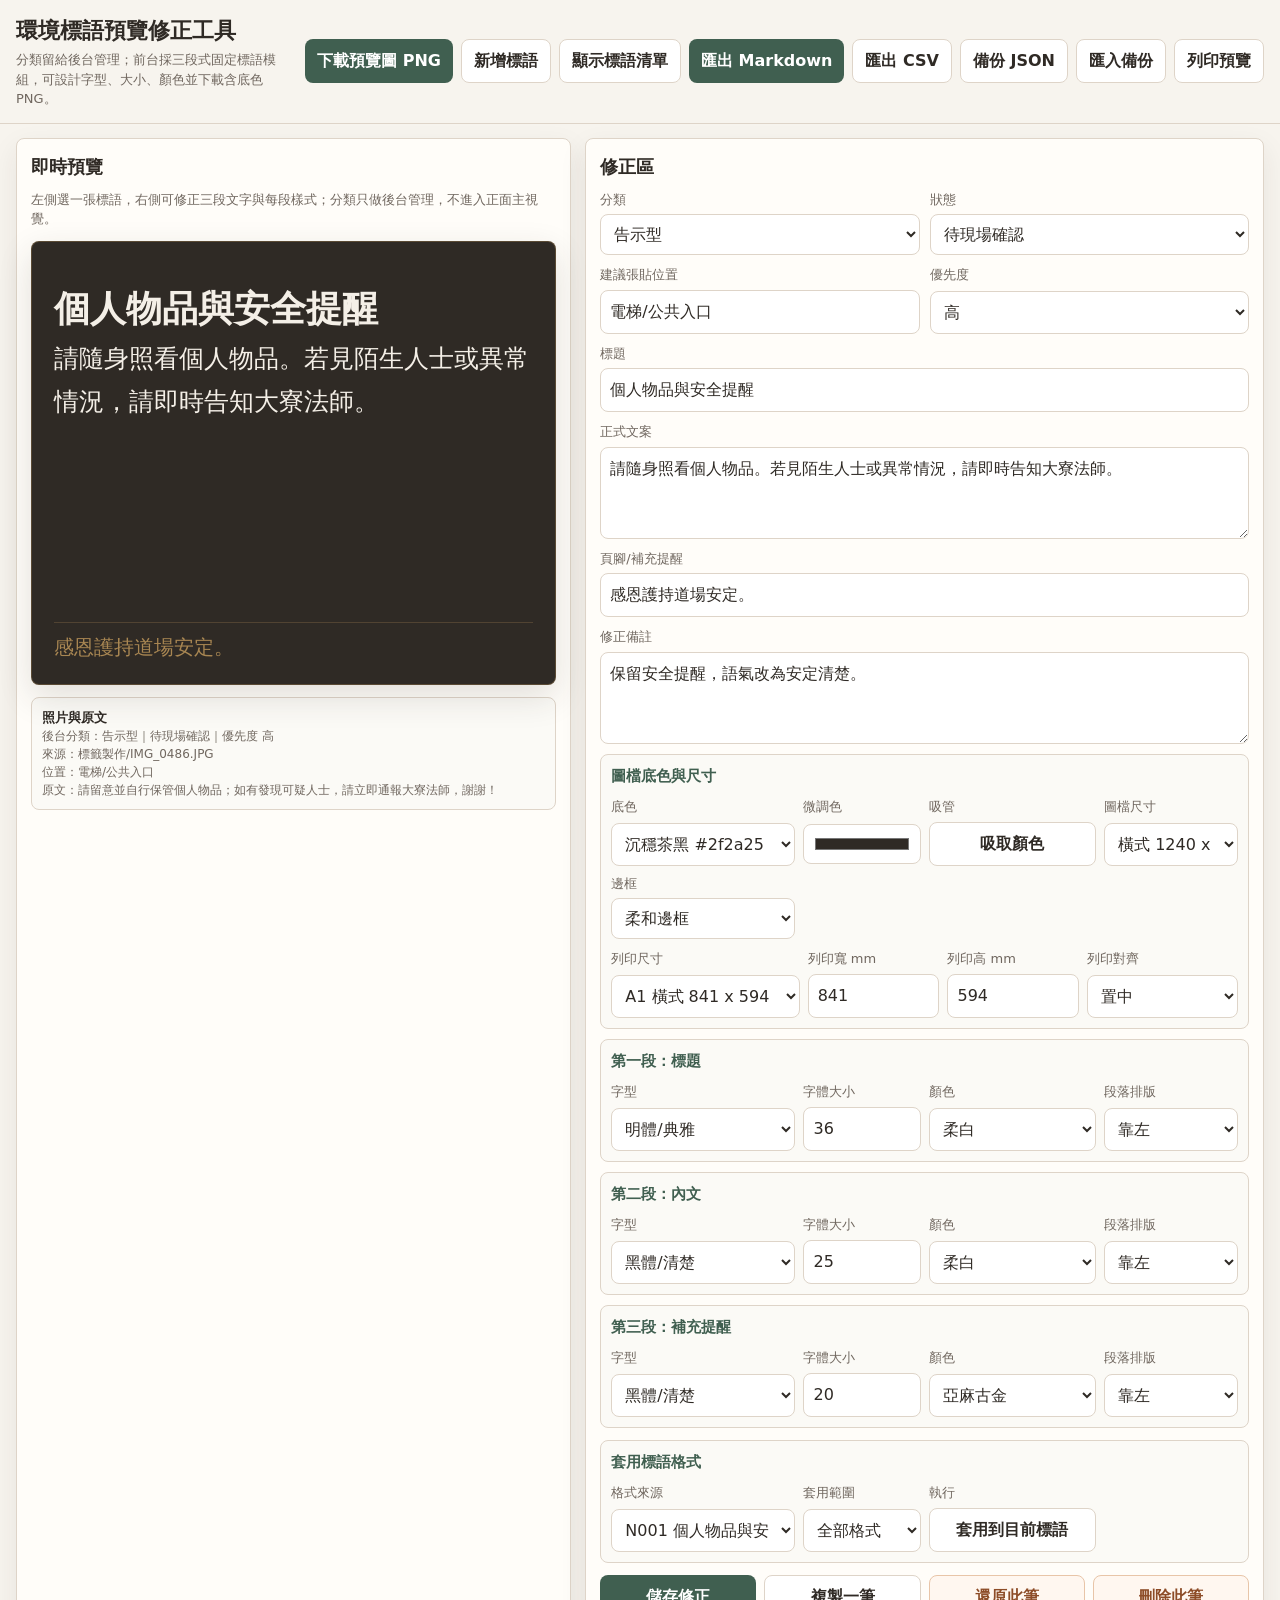
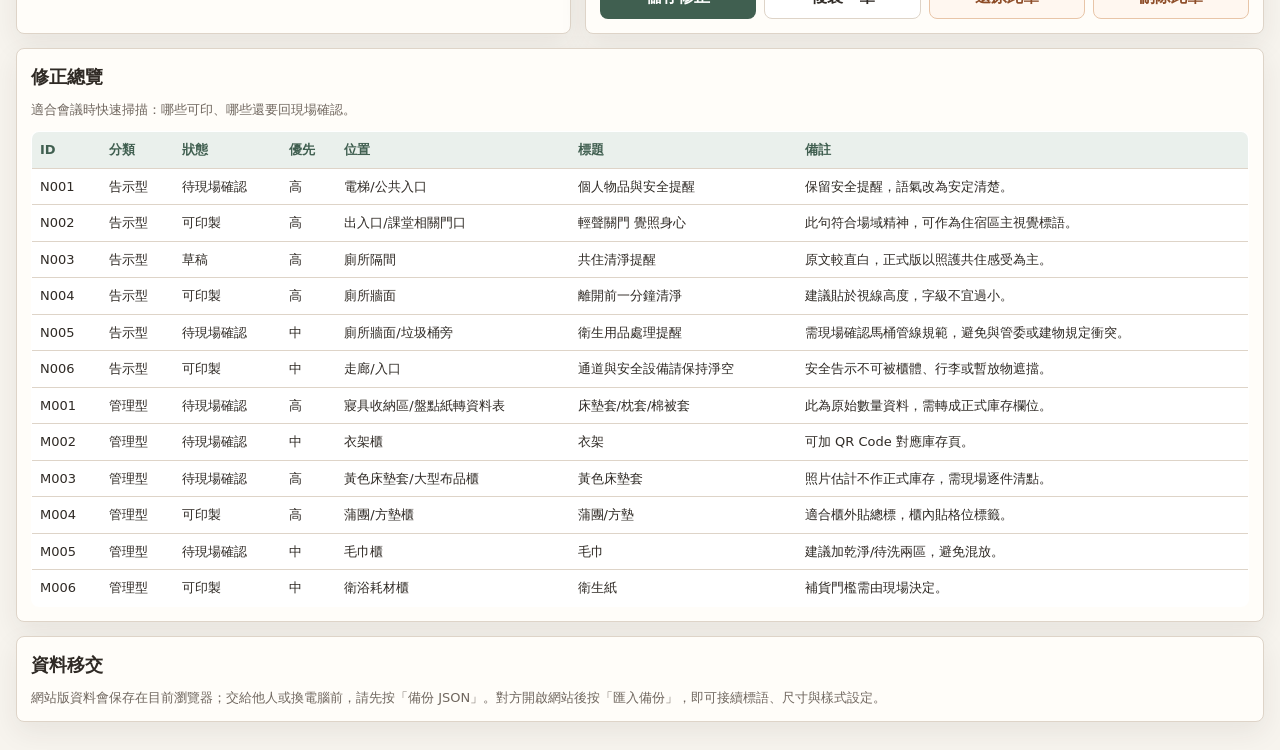
<file: index.html>
<!doctype html>
<html lang="zh-Hant">
<head>
  <meta charset="utf-8">
  <meta name="viewport" content="width=device-width, initial-scale=1">
  <title>環境標語預覽修正工具</title>
  <style>
    :root {
      --paper:#f7f4ee;
      --panel:#fffdf9;
      --ink:#2f2a25;
      --muted:#70675f;
      --line:#ded4c8;
      --green:#405f50;
      --green-soft:#eaf0ec;
      --gold:#a88652;
      --gold-soft:#f6efe3;
      --amber:#b96f3e;
      --gray-soft:#efebe5;
      --shadow:0 10px 28px rgba(47,42,37,.08);
      --radius:8px;
    }
    * { box-sizing:border-box; }
    body {
      margin:0;
      background:var(--paper);
      color:var(--ink);
      font-family:system-ui,-apple-system,"Microsoft JhengHei","Noto Sans TC",sans-serif;
      line-height:1.5;
    }
    header {
      position:sticky;
      top:0;
      z-index:5;
      background:rgba(247,244,238,.96);
      border-bottom:1px solid var(--line);
      backdrop-filter:blur(10px);
    }
    .topbar {
      max-width:1280px;
      margin:0 auto;
      padding:14px 16px;
      display:grid;
      grid-template-columns:1fr auto;
      gap:12px;
      align-items:center;
    }
    h1 { margin:0; font-size:22px; letter-spacing:0; }
    .sub { color:var(--muted); font-size:13px; margin-top:3px; }
    .toolbar { display:flex; gap:8px; flex-wrap:wrap; justify-content:flex-end; }
    button, input, select, textarea { font:inherit; }
    button {
      min-height:40px;
      border:0;
      border-radius:var(--radius);
      padding:9px 12px;
      background:var(--green);
      color:white;
      font-weight:700;
      cursor:pointer;
    }
    button.secondary { background:white; color:var(--ink); border:1px solid var(--line); }
    button.warn { background:#fff7f0; color:#8d4c27; border:1px solid #e8c5a8; }
    button:focus, input:focus, select:focus, textarea:focus {
      outline:2px solid rgba(64,95,80,.24);
      outline-offset:1px;
    }
    main {
      max-width:1280px;
      margin:0 auto;
      padding:14px 16px 28px;
      display:grid;
      grid-template-columns:300px minmax(0,1fr);
      gap:14px;
    }
    body.list-hidden main { grid-template-columns:1fr; }
    body.list-hidden .side { display:none; }
    .panel {
      background:var(--panel);
      border:1px solid var(--line);
      border-radius:var(--radius);
      box-shadow:var(--shadow);
    }
    .side { align-self:start; position:sticky; top:84px; max-height:calc(100vh - 100px); overflow:hidden; display:flex; flex-direction:column; }
    .controls { padding:12px; border-bottom:1px solid var(--line); display:grid; gap:8px; }
    .stats { display:grid; grid-template-columns:repeat(4,1fr); gap:6px; }
    .stat { background:#fbfaf6; border:1px solid var(--line); border-radius:var(--radius); padding:7px; }
    .stat span { display:block; color:var(--muted); font-size:11px; }
    .stat strong { color:var(--green); font-size:18px; }
    .seg { display:grid; grid-template-columns:repeat(3,1fr); gap:6px; }
    .seg button { min-height:36px; padding:7px; background:white; color:var(--ink); border:1px solid var(--line); }
    .seg button.active { background:var(--green); color:white; border-color:var(--green); }
    .search-grid { display:grid; grid-template-columns:1fr 120px; gap:8px; }
    input, select, textarea {
      width:100%;
      border:1px solid var(--line);
      border-radius:var(--radius);
      background:white;
      color:var(--ink);
      padding:9px;
      min-height:40px;
    }
    textarea { min-height:92px; resize:vertical; }
    .list { overflow:auto; padding:8px; }
    .item {
      width:100%;
      text-align:left;
      background:white;
      color:var(--ink);
      border:1px solid var(--line);
      border-radius:var(--radius);
      padding:10px;
      margin-bottom:8px;
      display:grid;
      gap:5px;
    }
    .item.active { border-color:var(--green); box-shadow:0 0 0 2px rgba(64,95,80,.12); }
    .item-title { display:flex; justify-content:space-between; gap:8px; align-items:flex-start; }
    .item strong { font-size:15px; }
    .badge {
      flex:0 0 auto;
      font-size:12px;
      border-radius:999px;
      padding:2px 8px;
      border:1px solid transparent;
      font-weight:700;
    }
    .badge.notice { background:var(--green-soft); color:var(--green); border-color:#cddad2; }
    .badge.manage { background:var(--gold-soft); color:#76562b; border-color:#e3d0ac; }
    .badge.review { background:#fff3e9; color:#915227; border-color:#e9c7ad; }
    .meta { color:var(--muted); font-size:12px; }
    .workspace { display:grid; gap:14px; }
    .preview-area {
      display:grid;
      grid-template-columns:minmax(280px, .9fr) minmax(320px, 1.1fr);
      gap:14px;
    }
    .preview-wrap, .editor { padding:14px; }
    h2 { margin:0 0 10px; font-size:18px; }
    .hint { color:var(--muted); font-size:13px; margin-bottom:12px; }
    .sign {
      position:relative;
      overflow:hidden;
      border-radius:var(--radius);
      min-height:260px;
      display:grid;
      grid-template-rows:17fr 70fr 10fr;
      gap:clamp(5px, 1%, 12px);
      padding:22px;
      border:1px solid rgba(255,255,255,.1);
      box-shadow:0 12px 34px rgba(47,42,37,.14);
    }
    .sign-head {
      position:relative;
      z-index:1;
      min-height:0;
      display:flex;
      align-items:end;
    }
    .sign-main {
      position:relative;
      z-index:1;
      min-height:0;
      display:flex;
      align-items:center;
      justify-content:var(--body-justify, flex-start);
    }
    .print-row { grid-column:1/-1; display:grid; grid-template-columns:1fr .7fr .7fr .8fr; gap:8px; }
    .sign.notice {
      background:#2f2a25;
      color:#f4efe7;
    }
    .sign.manage {
      background:#fffdf9;
      color:var(--ink);
      border:2px solid var(--green);
    }
    .sign.review {
      background:#fff7ef;
      color:var(--ink);
      border:2px solid #c48657;
    }
    .sign-kicker {
      display:none;
      color:var(--gold);
      font-weight:800;
      font-size:13px;
      letter-spacing:0;
      margin-bottom:8px;
    }
    .sign.manage .sign-kicker { color:var(--green); }
    .sign.review .sign-kicker { color:#9a5428; }
    .sign h3 {
      margin:0;
      width:100%;
      font-size:var(--title-size, 26px);
      line-height:1.25;
      letter-spacing:0;
      color:var(--title-color, inherit);
      font-family:var(--title-font, "Noto Serif TC","PMingLiU",serif);
      text-align:var(--title-align, left);
      text-align-last:var(--title-last-align, auto);
    }
    .sign-body {
      width:100%;
      display:block;
      white-space:pre-wrap;
      font-size:var(--body-size, 17px);
      line-height:1.75;
      color:var(--body-color, inherit);
      font-family:var(--body-font, system-ui,-apple-system,"Microsoft JhengHei","Noto Sans TC",sans-serif);
      text-align:var(--body-align, left);
      text-align-last:var(--body-last-align, auto);
    }
    .sign-foot {
      position:relative;
      z-index:1;
      width:100%;
      min-height:0;
      display:flex;
      align-items:var(--footer-valign, flex-start);
      justify-content:var(--footer-justify, flex-start);
      margin-top:0;
      padding-top:clamp(10px, 2%, 18px);
      border-top:1px solid rgba(168,134,82,.28);
      color:var(--footer-color, #c8b69b);
      font-size:var(--footer-size, 13px);
      line-height:1.45;
      font-family:var(--footer-font, system-ui,-apple-system,"Microsoft JhengHei","Noto Sans TC",sans-serif);
      text-align:var(--footer-align, left);
      text-align-last:var(--footer-last-align, auto);
    }
    .sign-text {
      display:block;
      width:100%;
      max-width:100%;
    }
    .sign-main .sign-text, .sign-foot .sign-text {
      text-align:inherit;
      white-space:pre-wrap;
    }
    .sign-elements {
      position:absolute;
      inset:0;
      z-index:0;
      pointer-events:none;
    }
    .design-element {
      position:absolute;
      transform:translate(-50%, -50%);
      pointer-events:auto;
      cursor:move;
      user-select:none;
    }
    .design-element.selected { outline:2px solid rgba(168,134,82,.75); outline-offset:3px; }
    .design-element.line { height:1px; background:currentColor; opacity:.45; }
    .design-element.image img { display:block; width:100%; height:100%; object-fit:contain; pointer-events:none; }
    .sign.manage .sign-foot, .sign.review .sign-foot { color:var(--muted); border-top-color:var(--line); }
    .source-box {
      margin-top:12px;
      background:#fbfaf6;
      border:1px solid var(--line);
      border-radius:var(--radius);
      padding:10px;
      font-size:13px;
    }
    .form-grid { display:grid; grid-template-columns:1fr 1fr; gap:10px; }
    .design-block {
      grid-column:1/-1;
      background:#fbfaf6;
      border:1px solid var(--line);
      border-radius:var(--radius);
      padding:10px;
      display:grid;
      gap:10px;
    }
    .design-block h3 {
      margin:0;
      color:var(--green);
      font-size:15px;
    }
    .design-row { display:grid; grid-template-columns:1.1fr .7fr 1fr .8fr; gap:8px; }
    .field { display:grid; gap:5px; }
    label { color:var(--muted); font-size:13px; }
    .full { grid-column:1/-1; }
    .actions { display:grid; grid-template-columns:repeat(4,1fr); gap:8px; margin-top:12px; }
    .element-actions { grid-column:1/-1; display:grid; grid-template-columns:repeat(2,1fr); gap:8px; }
    .handoff-note { color:var(--muted); font-size:13px; }
    .table-panel { padding:14px; }
    table { width:100%; border-collapse:collapse; background:white; border:1px solid var(--line); border-radius:var(--radius); overflow:hidden; }
    th, td { border-bottom:1px solid var(--line); padding:8px; text-align:left; vertical-align:top; font-size:13px; }
    th { background:var(--green-soft); color:var(--green); }
    tr:last-child td { border-bottom:0; }
    .print-sheet { display:grid; grid-template-columns:repeat(auto-fit,minmax(280px,1fr)); gap:12px; }
    .mini-label {
      border:1px solid var(--line);
      border-radius:var(--radius);
      padding:14px;
      min-height:130px;
      background:white;
      page-break-inside:avoid;
    }
    .mini-label.notice { background:#2f2a25; color:#f4efe7; }
    .mini-label.manage { border:2px solid var(--green); }
    .mini-label h3 { margin:0 0 8px; font-size:19px; }
    .mini-label p { margin:0; white-space:pre-wrap; }
    .hide { display:none; }
    @media (max-width:980px) {
      main { grid-template-columns:1fr; }
      .side { position:static; max-height:none; }
      .preview-area { grid-template-columns:1fr; }
      .topbar { grid-template-columns:1fr; }
      .toolbar { justify-content:flex-start; }
    }
    @media (max-width:620px) {
      .stats, .seg, .search-grid, .form-grid, .actions, .design-row, .print-row { grid-template-columns:1fr; }
      .sign h3 { font-size:22px; }
      .sign-body { font-size:16px; }
    }
    @page {
      size:A4 portrait;
      margin:10mm;
    }
    @media print {
      * {
        -webkit-print-color-adjust:exact;
        print-color-adjust:exact;
      }
      header, .side, .editor, .table-panel, .hint, .source-box, .toolbar, .preview-wrap > h2 { display:none !important; }
      body { background:white; }
      main { display:block; padding:0; max-width:none; }
      .panel { box-shadow:none; border:0; }
      .preview-area { display:block; }
      .preview-wrap { padding:0; width:100%; display:flex; justify-content:var(--print-justify, center); }
      .sign {
        box-shadow:none;
        width:var(--print-width, 180mm) !important;
        height:var(--print-height, auto) !important;
        min-height:0 !important;
        margin:0 auto !important;
        page-break-inside:avoid;
      }
    }
  </style>
</head>
<body class="list-hidden">
  <header>
    <div class="topbar">
      <div>
        <h1>環境標語預覽修正工具</h1>
        <div class="sub">分類留給後台管理；前台採三段式固定標語模組，可設計字型、大小、顏色並下載含底色 PNG。</div>
      </div>
      <div class="toolbar">
        <button id="exportPng" type="button">下載預覽圖 PNG</button>
        <button id="newItem" class="secondary" type="button">新增標語</button>
        <button id="toggleList" class="secondary" type="button">標語清單</button>
        <button id="exportMarkdown" type="button">匯出 Markdown</button>
        <button id="exportCsv" class="secondary" type="button">匯出 CSV</button>
        <button id="backupJson" class="secondary" type="button">備份 JSON</button>
        <button id="restoreJson" class="secondary" type="button">匯入備份</button>
        <button id="printPage" class="secondary" type="button">列印預覽</button>
        <input id="restoreJsonInput" class="hide" type="file" accept="application/json,.json">
      </div>
    </div>
  </header>

  <main>
    <aside class="panel side">
      <div class="controls">
        <div class="stats">
          <div class="stat"><span>總數</span><strong id="totalCount">0</strong></div>
          <div class="stat"><span>告示</span><strong id="noticeCount">0</strong></div>
          <div class="stat"><span>管理</span><strong id="manageCount">0</strong></div>
          <div class="stat"><span>待修</span><strong id="reviewCount">0</strong></div>
        </div>
        <div class="seg">
          <button id="filterAll" class="active" type="button" data-filter="全部">全部</button>
          <button id="filterNotice" type="button" data-filter="告示型">告示型</button>
          <button id="filterManage" type="button" data-filter="管理型">管理型</button>
        </div>
        <div class="search-grid">
          <input id="searchBox" placeholder="搜尋照片、原文、標題">
          <select id="statusFilter">
            <option value="全部">全部狀態</option>
            <option value="草稿">草稿</option>
            <option value="待現場確認">待現場確認</option>
            <option value="可印製">可印製</option>
            <option value="先暫緩">先暫緩</option>
          </select>
        </div>
      </div>
      <div id="itemList" class="list"></div>
    </aside>

    <section class="workspace">
      <div class="preview-area">
        <section class="panel preview-wrap">
          <h2>即時預覽</h2>
          <div class="hint">左側選一張標語，右側可修正三段文字與每段樣式；分類只做後台管理，不進入正面主視覺。</div>
          <article id="signPreview" class="sign notice">
            <div id="previewElements" class="sign-elements"></div>
            <div class="sign-head">
              <div id="previewKicker" class="sign-kicker">告示型</div>
              <h3 id="previewTitle"></h3>
            </div>
            <div class="sign-body sign-main"><div id="previewBody" class="sign-text"></div></div>
            <div class="sign-foot"><div id="previewFooter" class="sign-text"></div></div>
          </article>
          <div class="source-box">
            <strong>照片與原文</strong>
            <div id="sourceText" class="meta"></div>
          </div>
        </section>

        <section class="panel editor">
          <h2>修正區</h2>
          <div class="form-grid">
            <div class="field">
              <label>分類</label>
              <select id="typeInput">
                <option>告示型</option>
                <option>管理型</option>
                <option>待確認</option>
              </select>
            </div>
            <div class="field">
              <label>狀態</label>
              <select id="statusInput">
                <option>草稿</option>
                <option>待現場確認</option>
                <option>可印製</option>
                <option>先暫緩</option>
              </select>
            </div>
            <div class="field">
              <label>建議張貼位置</label>
              <input id="locationInput" placeholder="例：廁所牆面、櫃外、入口">
            </div>
            <div class="field">
              <label>優先度</label>
              <select id="priorityInput">
                <option>高</option>
                <option>中</option>
                <option>低</option>
              </select>
            </div>
            <div class="field full">
              <label>標題</label>
              <input id="titleInput" placeholder="標語標題">
            </div>
            <div class="field full">
              <label>正式文案</label>
              <textarea id="bodyInput" placeholder="輸入正式文案"></textarea>
            </div>
            <div class="field full">
              <label>頁腳/補充提醒</label>
              <input id="footerInput" placeholder="例：感恩護持清淨道場">
            </div>
            <div class="field full">
              <label>修正備註</label>
              <textarea id="noteInput" placeholder="現場待確認事項、是否要調整語氣、印製尺寸等"></textarea>
            </div>
            <div class="design-block">
              <h3>圖檔底色與尺寸</h3>
              <div class="design-row">
                <div class="field">
                  <label>底色</label>
                  <select id="bgInput"></select>
                </div>
                <div class="field">
                  <label>微調色</label>
                  <input id="bgCustomInput" type="color">
                </div>
                <div class="field">
                  <label>吸管</label>
                  <button id="bgEyedropper" class="secondary" type="button">吸取顏色</button>
                </div>
                <div class="field">
                  <label>圖檔尺寸</label>
                  <select id="sizeInput">
                    <option value="1240x860">橫式 1240 x 860</option>
                    <option value="1080x1080">方形 1080 x 1080</option>
                    <option value="860x1240">直式 860 x 1240</option>
                    <option value="3508x2480">A4 橫式 297 x 210 mm / 300dpi</option>
                    <option value="2480x3508">A4 直式 210 x 297 mm / 300dpi</option>
                    <option value="1748x1181">明信片橫式 148 x 100 mm / 300dpi</option>
                    <option value="1181x1748">明信片直式 100 x 148 mm / 300dpi</option>
                    <option value="2480x1748">A5 橫式 210 x 148 mm / 300dpi</option>
                    <option value="1748x2480">A5 直式 148 x 210 mm / 300dpi</option>
                    <option value="3035x2150">B5 橫式 257 x 182 mm / 300dpi</option>
                    <option value="2150x3035">B5 直式 182 x 257 mm / 300dpi</option>
                    <option value="1748x1240">A6 橫式 148 x 105 mm / 300dpi</option>
                    <option value="1240x1748">A6 直式 105 x 148 mm / 300dpi</option>
                  </select>
                </div>
                <div class="field">
                  <label>邊框</label>
                  <select id="borderInput">
                    <option value="soft">柔和邊框</option>
                    <option value="gold">古金邊框</option>
                    <option value="green">茶綠邊框</option>
                    <option value="none">無邊框</option>
                  </select>
                </div>
              </div>
              <div class="print-row">
                <div class="field">
                  <label>列印尺寸</label>
                  <select id="printPresetInput">
                    <option value="841x594">A1 橫式 841 x 594 mm</option>
                    <option value="594x841">A1 直式 594 x 841 mm</option>
                    <option value="515x364">B3 橫式 515 x 364 mm</option>
                    <option value="364x515">B3 直式 364 x 515 mm</option>
                    <option value="364x257">B4 橫式 364 x 257 mm</option>
                    <option value="257x364">B4 直式 257 x 364 mm</option>
                    <option value="210x148">A5 橫式 210 x 148 mm</option>
                    <option value="148x210">A5 直式 148 x 210 mm</option>
                    <option value="257x182">B5 橫式 257 x 182 mm</option>
                    <option value="182x257">B5 直式 182 x 257 mm</option>
                    <option value="297x210">A4 橫式 297 x 210 mm</option>
                    <option value="210x297">A4 直式 210 x 297 mm</option>
                    <option value="148x100">明信片橫式 148 x 100 mm</option>
                    <option value="100x148">明信片直式 100 x 148 mm</option>
                    <option value="148x105">A6 橫式 148 x 105 mm</option>
                    <option value="105x148">A6 直式 105 x 148 mm</option>
                    <option value="120x80">標籤 120 x 80 mm</option>
                    <option value="90x60">小標籤 90 x 60 mm</option>
                    <option value="custom">自訂</option>
                  </select>
                </div>
                <div class="field">
                  <label>列印寬 mm</label>
                  <input id="printWidthInput" type="number" min="30" max="1000" step="1">
                </div>
                <div class="field">
                  <label>列印高 mm</label>
                  <input id="printHeightInput" type="number" min="20" max="1000" step="1">
                </div>
                <div class="field">
                  <label>列印對齊</label>
                  <select id="printAlignInput">
                    <option value="center">置中</option>
                    <option value="left">靠左</option>
                    <option value="right">靠右</option>
                  </select>
                </div>
              </div>
            </div>
            <div class="design-block">
              <h3>第一段：標題</h3>
              <div class="design-row">
                <div class="field">
                  <label>字型</label>
                  <select id="titleFontInput"></select>
                </div>
                <div class="field">
                  <label>字體大小</label>
                  <input id="titleSizeInput" type="number" min="18" max="96" step="1">
                </div>
                <div class="field">
                  <label>顏色</label>
                  <select id="titleColorInput"></select>
                </div>
                <div class="field">
                  <label>段落排版</label>
                  <select id="titleAlignInput">
                    <option value="left">靠左</option>
                    <option value="center">置中</option>
                    <option value="right">靠右</option>
                    <option value="justify">分散</option>
                  </select>
                </div>
              </div>
            </div>
            <div class="design-block">
              <h3>第二段：內文</h3>
              <div class="design-row">
                <div class="field">
                  <label>字型</label>
                  <select id="bodyFontInput"></select>
                </div>
                <div class="field">
                  <label>字體大小</label>
                  <input id="bodySizeInput" type="number" min="14" max="64" step="1">
                </div>
                <div class="field">
                  <label>顏色</label>
                  <select id="bodyColorInput"></select>
                </div>
                <div class="field">
                  <label>段落排版</label>
                  <select id="bodyAlignInput">
                    <option value="left">靠左</option>
                    <option value="center">置中</option>
                    <option value="right">靠右</option>
                    <option value="justify">分散</option>
                  </select>
                </div>
              </div>
            </div>
            <div class="design-block">
              <h3>第三段：補充提醒</h3>
              <div class="design-row">
                <div class="field">
                  <label>字型</label>
                  <select id="footerFontInput"></select>
                </div>
                <div class="field">
                  <label>字體大小</label>
                  <input id="footerSizeInput" type="number" min="12" max="48" step="1">
                </div>
                <div class="field">
                  <label>顏色</label>
                  <select id="footerColorInput"></select>
                </div>
                <div class="field">
                  <label>段落排版</label>
                  <select id="footerAlignInput">
                    <option value="left">靠左</option>
                    <option value="center">置中</option>
                    <option value="right">靠右</option>
                    <option value="justify">分散</option>
                  </select>
                </div>
              </div>
            </div>
            <div class="design-block hide">
              <h3>扁平裝飾元素</h3>
              <div class="element-actions">
                <button id="addLineElement" class="secondary" type="button">加入淡線</button>
                <button id="importElement" class="secondary" type="button">匯入圖檔</button>
              </div>
              <input id="importElementInput" class="hide" type="file" accept="image/*">
              <div class="design-row">
                <div class="field">
                  <label>元素大小</label>
                  <input id="elementSizeInput" type="number" min="20" max="600" step="5">
                </div>
                <div class="field">
                  <label>元素顏色</label>
                  <select id="elementColorInput"></select>
                </div>
                <div class="field">
                  <label>透明度</label>
                  <input id="elementOpacityInput" type="number" min="0.1" max="1" step="0.05">
                </div>
                <div class="field">
                  <label>刪除目前元素</label>
                  <button id="removeElement" class="warn" type="button">刪除</button>
                </div>
              </div>
              <div class="handoff-note">元素以低調輔助為主，可在預覽圖上拖移；需要特定圖樣時，請匯入 PNG/JPG。</div>
            </div>
          </div>
          <div class="design-block" style="margin-top:12px">
            <h3>套用標語格式</h3>
            <div class="design-row">
              <div class="field">
                <label>格式來源</label>
                <select id="formatSourceInput"></select>
              </div>
              <div class="field">
                <label>套用範圍</label>
                <select id="formatScopeInput">
                  <option value="all">全部格式</option>
                  <option value="text">三段文字樣式</option>
                  <option value="surface">底色、尺寸與邊框</option>
                  <option value="print">列印尺寸</option>
                </select>
              </div>
              <div class="field">
                <label>執行</label>
                <button id="applyFormat" class="secondary" type="button">套用到目前標語</button>
              </div>
            </div>
          </div>
          <div class="actions">
            <button id="saveItem" type="button">儲存修正</button>
            <button id="duplicateItem" class="secondary" type="button">複製一筆</button>
            <button id="resetItem" class="warn" type="button">還原此筆</button>
            <button id="deleteItem" class="warn" type="button">刪除此筆</button>
          </div>
        </section>
      </div>

      <section class="panel table-panel">
        <h2>修正總覽</h2>
        <div class="hint">適合會議時快速掃描：哪些可印、哪些還要回現場確認。</div>
        <div style="overflow:auto">
          <table id="summaryTable"></table>
        </div>
      </section>
      <section class="panel table-panel">
        <h2>資料移交</h2>
        <div class="handoff-note">網站版資料會保存在目前瀏覽器；交給他人或換電腦前，請先按「備份 JSON」。對方開啟網站後按「匯入備份」，即可接續標語、尺寸與樣式設定。</div>
      </section>
    </section>
  </main>

  <script>
    const defaults = [
      {
        id:"N001",
        type:"告示型",
        status:"待現場確認",
        priority:"高",
        source:"標籤製作/IMG_0486.JPG",
        sourceText:"請留意並自行保管個人物品；如有發現可疑人士，請立即通報大寮法師，謝謝！",
        location:"電梯/公共入口",
        title:"個人物品與安全提醒",
        body:"請隨身照看個人物品。若見陌生人士或異常情況，請即時告知大寮法師。",
        footer:"感恩護持道場安定。",
        note:"保留安全提醒，語氣改為安定清楚。"
      },
      {
        id:"N002",
        type:"告示型",
        status:"可印製",
        priority:"高",
        source:"標籤製作/IMG_0487.JPG",
        sourceText:"輕聲關門、覺照身心、課堂時段、進出。",
        location:"出入口/課堂相關門口",
        title:"輕聲關門 覺照身心",
        body:"進出請放輕腳步、輕聲關門。安靜，是給自己與他人的一份照顧。",
        footer:"共同護持清淨學修環境。",
        note:"此句符合場域精神，可作為住宿區主視覺標語。"
      },
      {
        id:"N003",
        type:"告示型",
        status:"草稿",
        priority:"高",
        source:"標籤製作/IMG_0488.JPG",
        sourceText:"禁止硬便；便臭不與他人分享，請至樓下。",
        location:"廁所隔間",
        title:"共住清淨提醒",
        body:"如身體不適或可能產生較重氣味，請優先使用指定廁間或樓下空間。",
        footer:"感恩體諒共住者。",
        note:"原文較直白，正式版以照護共住感受為主。"
      },
      {
        id:"N004",
        type:"告示型",
        status:"可印製",
        priority:"高",
        source:"標籤製作/IMG_0489.JPG; IMG_0490.JPG",
        sourceText:"使用完廁所請留意地上、馬桶蓋有無經血、尿液；大號或經期，請您臨走前檢查是否留下痕跡。",
        location:"廁所牆面",
        title:"離開前一分鐘清淨",
        body:"使用後請檢查地面、馬桶座與周邊是否清潔；若有痕跡，請即時整理。",
        footer:"方便他人，就是培福。",
        note:"建議貼於視線高度，字級不宜過小。"
      },
      {
        id:"N005",
        type:"告示型",
        status:"待現場確認",
        priority:"中",
        source:"標籤製作/IMG_0489.JPG; IMG_0490.JPG",
        sourceText:"衛生棉請捲起包好再丟垃圾桶；請將使用過的衛生紙丟入垃圾桶，但沾有經血或糞便之衛生紙請直接丟入馬桶內沖走。",
        location:"廁所牆面/垃圾桶旁",
        title:"衛生用品處理提醒",
        body:"使用後請包妥再投入垃圾桶。一般衛生紙請投入垃圾桶；沾有污物者請依現場規範處理，避免異味與阻塞。",
        footer:"保持廁間清潔，讓下一位安心使用。",
        note:"需現場確認馬桶管線規範，避免與管委或建物規定衝突。"
      },
      {
        id:"N006",
        type:"告示型",
        status:"可印製",
        priority:"中",
        source:"02_公共走廊與房間環境/IMG_0438.JPG; IMG_0439.JPG; IMG_0447.JPG",
        sourceText:"緊急出口、消防設備相關標示。",
        location:"走廊/入口",
        title:"通道與安全設備請保持淨空",
        body:"走廊、緊急出口與消防設備前請勿放置物品，讓通行與緊急使用都保有空間。",
        footer:"清楚的通道，就是安全的照顧。",
        note:"安全告示不可被櫃體、行李或暫放物遮擋。"
      },
      {
        id:"M001",
        type:"管理型",
        status:"待現場確認",
        priority:"高",
        source:"06_文件與個人物品/IMG_0415.JPG",
        sourceText:"床墊套：約29件、14件、40件；枕頭套：約33條；棉被套：5件、1件、1件。",
        location:"寢具收納區/盤點紙轉資料表",
        title:"床墊套/枕套/棉被套",
        body:"品項：床墊套、枕套、棉被套\n單位：件/條\n現有量：待現場複核\n最低保留：依45人住宿基準設定",
        footer:"清點後請更新試算表並撤除手寫紙。",
        note:"此為原始數量資料，需轉成正式庫存欄位。"
      },
      {
        id:"M002",
        type:"管理型",
        status:"待現場確認",
        priority:"中",
        source:"03_寢具與櫃內收納/IMG_0418.JPG",
        sourceText:"衣架；疑似146支。",
        location:"衣架櫃",
        title:"衣架",
        body:"品項：衣架\n單位：支\n現有量：146支待確認\n借出/歸還：請登記",
        footer:"低於安全量請回報補充。",
        note:"可加 QR Code 對應庫存頁。"
      },
      {
        id:"M003",
        type:"管理型",
        status:"待現場確認",
        priority:"高",
        source:"03_寢具與櫃內收納/IMG_0420.JPG",
        sourceText:"疑似床墊套46件。",
        location:"黃色床墊套/大型布品櫃",
        title:"黃色床墊套",
        body:"品項：黃色床墊套\n單位：件\n現有量：46件待確認\n狀態：洗淨疊放",
        footer:"取用後請登記數量。",
        note:"照片估計不作正式庫存，需現場逐件清點。"
      },
      {
        id:"M004",
        type:"管理型",
        status:"可印製",
        priority:"高",
        source:"03_寢具與櫃內收納/IMG_0430.JPG; IMG_0431.JPG; IMG_0432.JPG; IMG_0433.JPG",
        sourceText:"蒲團、方墊。",
        location:"蒲團/方墊櫃",
        title:"蒲團/方墊",
        body:"品項：蒲團/方墊\n用途：活動借用與日常備品\n規則：用畢清潔後歸位",
        footer:"活動借用需登記。",
        note:"適合櫃外貼總標，櫃內貼格位標籤。"
      },
      {
        id:"M005",
        type:"管理型",
        status:"待現場確認",
        priority:"中",
        source:"03_寢具與櫃內收納/IMG_0434.JPG",
        sourceText:"矮櫃6、毛巾及手寫日期/數量字樣。",
        location:"毛巾櫃",
        title:"毛巾",
        body:"品項：毛巾\n單位：條\n狀態：洗淨可用\n清洗日期：____\n現有量：____",
        footer:"用畢請清洗晾乾後歸回原櫃。",
        note:"建議加乾淨/待洗兩區，避免混放。"
      },
      {
        id:"M006",
        type:"管理型",
        status:"可印製",
        priority:"中",
        source:"04_衛浴清潔與耗材/IMG_0429.JPG",
        sourceText:"衛生紙。",
        location:"衛浴耗材櫃",
        title:"衛生紙",
        body:"品項：衛生紙\n單位：包/卷\n最低保留：____\n低於安全量請回報大寮法師",
        footer:"耗材補充以最低安全量管理。",
        note:"補貨門檻需由現場決定。"
      }
    ];

    const storageKey = "ddm-signage-preview-v1";
    const $ = (id) => document.getElementById(id);
    const palette = [
      ["#f4efe7","柔白"],
      ["#fffdf9","素紙米白"],
      ["#2f2a25","墨茶"],
      ["#405f50","法鼓茶綠"],
      ["#a88652","亞麻古金"],
      ["#70675f","石壁灰"],
      ["#b96f3e","暖琥珀"]
    ];
    const bgGroups = [
      ["茶黑", [
        ["#1f1d1b","莊嚴墨黑"],
        ["#2f2a25","沉穩茶黑"],
        ["#3e3a35","暖古茶灰"],
        ["#4a443d","淺茶黑"]
      ]],
      ["法鼓茶綠", [
        ["#2f4a3d","深茶綠"],
        ["#405f50","法鼓茶綠"],
        ["#6f8778","中淺茶綠"],
        ["#eaf0ec","淺茶綠"]
      ]],
      ["古金", [
        ["#76562b","深古金"],
        ["#a88652","亞麻古金"],
        ["#d4c09a","淺古金"],
        ["#f6efe3","古金淡紙"]
      ]],
      ["素紙", [
        ["#fffdf9","素紙米白"],
        ["#f7f4ee","溫潤紙色"],
        ["#efebe5","淡石紙灰"],
        ["#ded4c8","素紙陰影"]
      ]],
      ["暖灰", [
        ["#514b45","深暖灰"],
        ["#70675f","石壁灰"],
        ["#9b9288","中暖灰"],
        ["#c9c0b5","淺暖灰"]
      ]]
    ];
    const fontOptions = [
      ['"Noto Serif TC","PMingLiU",serif',"明體/典雅"],
      ['system-ui,-apple-system,"Microsoft JhengHei","Noto Sans TC",sans-serif',"黑體/清楚"],
      ['"Microsoft JhengHei","Noto Sans TC",sans-serif',"微軟正黑"],
      ['"PMingLiU","Noto Serif TC",serif',"傳統明體"]
    ];
    const defaultDesign = {
      bg:"#2f2a25",
      size:"1240x860",
      border:"soft",
      printPreset:"841x594",
      printWidth:841,
      printHeight:594,
      printAlign:"center",
      titleFont:'"Noto Serif TC","PMingLiU",serif',
      titleSize:36,
      titleColor:"#f4efe7",
      titleAlign:"left",
      bodyFont:'system-ui,-apple-system,"Microsoft JhengHei","Noto Sans TC",sans-serif',
      bodySize:25,
      bodyColor:"#f4efe7",
      bodyAlign:"left",
      footerFont:'system-ui,-apple-system,"Microsoft JhengHei","Noto Sans TC",sans-serif',
      footerSize:20,
      footerColor:"#a88652",
      footerAlign:"left",
      footerValign:"flex-start",
      elements:[]
    };
    let selectedElementId = "";

    function fillDesignOptions() {
      $("bgInput").innerHTML = bgGroups.map(([group, colors]) => `
        <optgroup label="${group}">
          ${colors.map(([value,label]) => `<option value="${value}">${label} ${value}</option>`).join("")}
        </optgroup>
      `).join("") + `<option value="custom">自訂色</option>`;
      ["titleColorInput","bodyColorInput","footerColorInput","elementColorInput"].forEach((id) => {
        $(id).innerHTML = palette.map(([value,label]) => `<option value="${value}">${label}</option>`).join("");
      });
      ["titleFontInput","bodyFontInput","footerFontInput"].forEach((id) => {
        $(id).innerHTML = fontOptions.map(([value,label]) => `<option value='${value}'>${label}</option>`).join("");
      });
    }

    function ensureDesign(item) {
      if (!item.design) item.design = {};
      item.design = { ...defaultDesign, ...item.design };
      if (item.design.printPreset === "180x125") {
        item.design.printPreset = "297x210";
        item.design.printWidth = 297;
        item.design.printHeight = 210;
      }
      if (item.design.printPreset === "125x180") {
        item.design.printPreset = "210x297";
        item.design.printWidth = 210;
        item.design.printHeight = 297;
      }
      if (item.design.footerValign === "start") item.design.footerValign = "flex-start";
      if (item.design.footerValign === "end") item.design.footerValign = "flex-end";
      if (!Array.isArray(item.design.elements)) item.design.elements = [];
      item.design.elements = item.design.elements.filter((element) => element.kind === "image" || element.kind === "line");
      return item.design;
    }

    let data = loadData();
    let selectedId = data[0]?.id || "";
    let typeFilter = "全部";

    function loadData() {
      try {
        const saved = JSON.parse(localStorage.getItem(storageKey) || "null");
        return (Array.isArray(saved) && saved.length ? saved : structuredClone(defaults)).map((item) => {
          ensureDesign(item);
          return item;
        });
      } catch {
        return structuredClone(defaults).map((item) => {
          ensureDesign(item);
          return item;
        });
      }
    }

    function saveData() {
      localStorage.setItem(storageKey, JSON.stringify(data));
    }

    function current() {
      return data.find((item) => item.id === selectedId) || data[0];
    }

    function toneClass(type) {
      if (type === "管理型") return "manage";
      if (type === "待確認") return "review";
      return "notice";
    }

    function borderColor(kind) {
      if (kind === "gold") return "#a88652";
      if (kind === "green") return "#405f50";
      if (kind === "none") return "transparent";
      return "rgba(168,134,82,.35)";
    }

    function isPresetBg(color) {
      return bgGroups.some(([, colors]) => colors.some(([value]) => value.toLowerCase() === String(color).toLowerCase()));
    }

    function normalizeHexColor(color, fallback = "#2f2a25") {
      const value = String(color || "").trim();
      if (/^#[0-9a-f]{6}$/i.test(value)) return value;
      return fallback;
    }

    function applyPrintPresetToInputs() {
      const preset = $("printPresetInput").value;
      if (preset === "custom") return;
      const [width, height] = preset.split("x").map(Number);
      $("printWidthInput").value = width;
      $("printHeightInput").value = height;
      const matchingImageSize = {
        "148x100":"1748x1181",
        "100x148":"1181x1748",
        "297x210":"3508x2480",
        "210x297":"2480x3508",
        "210x148":"2480x1748",
        "148x210":"1748x2480",
        "257x182":"3035x2150",
        "182x257":"2150x3035",
        "148x105":"1748x1240",
        "105x148":"1240x1748"
      }[preset];
      if (matchingImageSize) $("sizeInput").value = matchingImageSize;
    }

    function printJustify(align) {
      if (align === "left") return "flex-start";
      if (align === "right") return "flex-end";
      return "center";
    }

    function paragraphJustify(align) {
      if (align === "center") return "center";
      if (align === "right") return "flex-end";
      return "flex-start";
    }

    function updatePrintVars() {
      const item = current();
      if (!item) return;
      const design = ensureDesign(item);
      document.documentElement.style.setProperty("--print-width", `${design.printWidth}mm`);
      document.documentElement.style.setProperty("--print-height", `${design.printHeight}mm`);
      document.documentElement.style.setProperty("--print-justify", printJustify(design.printAlign));
    }

    function updatePrintPageStyle() {
      const item = current();
      if (!item) return;
      const design = ensureDesign(item);
      const shortEdge = Math.min(design.printWidth, design.printHeight);
      const scale = Math.sqrt(shortEdge / 100);
      const pxToMm = .264583;
      const clamp = (value, min, max) => Math.min(Math.max(value, min), max);
      const printPadding = clamp(shortEdge * .075, 6, 42);
      const printGap = clamp(shortEdge * .035, 3, 18);
      const printTitleSize = clamp(design.titleSize * pxToMm * scale, 6, 32);
      const printBodySize = clamp(design.bodySize * pxToMm * scale, 4, 21);
      const printFooterSize = clamp(design.footerSize * pxToMm * scale, 3.2, 15);
      let style = $("dynamicPrintStyle");
      if (!style) {
        style = document.createElement("style");
        style.id = "dynamicPrintStyle";
        document.head.appendChild(style);
      }
      style.textContent = `
        @page {
          size:${design.printWidth}mm ${design.printHeight}mm;
          margin:0;
        }
        @media print {
          body { margin:0; }
          .sign {
            width:${design.printWidth}mm !important;
            height:${design.printHeight}mm !important;
            padding:${printPadding}mm !important;
            gap:${printGap}mm !important;
            border-radius:0 !important;
          }
          .sign h3 { font-size:${printTitleSize}mm !important; }
          .sign-body { font-size:${printBodySize}mm !important; }
          .sign-foot {
            font-size:${printFooterSize}mm !important;
            padding-top:${Math.max(printGap * .55, 2)}mm !important;
          }
        }
      `;
    }

    function printWithCurrentSize() {
      updatePrintVars();
      updatePrintPageStyle();
      window.print();
    }

    function labelClass(type) {
      if (type === "管理型") return "manage";
      if (type === "待確認") return "review";
      return "notice";
    }

    function esc(value) {
      return String(value ?? "").replaceAll("&","&amp;").replaceAll("<","&lt;").replaceAll(">","&gt;").replaceAll('"',"&quot;");
    }

    function visibleItems() {
      const q = $("searchBox").value.trim().toLowerCase();
      const status = $("statusFilter").value;
      return data.filter((item) => {
        const text = [item.id,item.type,item.status,item.source,item.sourceText,item.location,item.title,item.body,item.note].join(" ").toLowerCase();
        return (typeFilter === "全部" || item.type === typeFilter)
          && (status === "全部" || item.status === status)
          && (!q || text.includes(q));
      });
    }

    function renderStats() {
      $("totalCount").textContent = data.length;
      $("noticeCount").textContent = data.filter((item) => item.type === "告示型").length;
      $("manageCount").textContent = data.filter((item) => item.type === "管理型").length;
      $("reviewCount").textContent = data.filter((item) => item.status === "待現場確認" || item.status === "草稿").length;
    }

    function renderList() {
      const items = visibleItems();
      $("itemList").innerHTML = items.length ? items.map((item) => `
        <button class="item ${item.id === selectedId ? "active" : ""}" type="button" data-id="${esc(item.id)}">
          <span class="item-title">
            <strong>${esc(item.id)} ${esc(item.title)}</strong>
            <span class="badge ${labelClass(item.type)}">${esc(item.type)}</span>
          </span>
          <span class="meta">${esc(item.location)}｜${esc(item.status)}｜優先度：${esc(item.priority)}</span>
          <span class="meta">${esc(item.source)}</span>
        </button>
      `).join("") : `<div class="meta" style="padding:10px">沒有符合篩選的項目。</div>`;
      document.querySelectorAll(".item").forEach((btn) => btn.addEventListener("click", () => {
        selectedId = btn.dataset.id;
        render();
      }));
    }

    function renderEditor() {
      const item = current();
      if (!item) return;
      const design = ensureDesign(item);
      $("typeInput").value = item.type;
      $("statusInput").value = item.status;
      $("locationInput").value = item.location;
      $("priorityInput").value = item.priority;
      $("titleInput").value = item.title;
      $("bodyInput").value = item.body;
      $("footerInput").value = item.footer;
      $("noteInput").value = item.note;
      $("bgInput").value = isPresetBg(design.bg) ? design.bg : "custom";
      $("bgCustomInput").value = normalizeHexColor(design.bg);
      $("sizeInput").value = design.size;
      $("borderInput").value = design.border;
      $("printPresetInput").value = design.printPreset;
      $("printWidthInput").value = design.printWidth;
      $("printHeightInput").value = design.printHeight;
      $("printAlignInput").value = design.printAlign;
      $("titleFontInput").value = design.titleFont;
      $("titleSizeInput").value = design.titleSize;
      $("titleColorInput").value = design.titleColor;
      $("titleAlignInput").value = design.titleAlign;
      $("bodyFontInput").value = design.bodyFont;
      $("bodySizeInput").value = design.bodySize;
      $("bodyColorInput").value = design.bodyColor;
      $("bodyAlignInput").value = design.bodyAlign;
      $("footerFontInput").value = design.footerFont;
      $("footerSizeInput").value = design.footerSize;
      $("footerColorInput").value = design.footerColor;
      $("footerAlignInput").value = design.footerAlign;
      const selectedElement = design.elements.find((element) => element.id === selectedElementId) || design.elements[0];
      selectedElementId = selectedElement?.id || "";
      $("elementSizeInput").value = selectedElement?.size || 120;
      $("elementColorInput").value = selectedElement?.color || "#a88652";
      $("elementOpacityInput").value = selectedElement?.opacity || .45;
    }

    function renderElements(design) {
      $("previewElements").innerHTML = "";
      return;
      $("previewElements").innerHTML = design.elements.map((element) => {
        const common = `style="left:${element.x}%;top:${element.y}%;width:${element.size}px;height:${element.kind === "line" ? 2 : element.size}px;color:${esc(element.color)};opacity:${element.opacity ?? .45}"`;
        const selected = element.id === selectedElementId ? " selected" : "";
        if (element.kind === "image") {
          return `<div class="design-element image${selected}" data-element-id="${esc(element.id)}" ${common}><img src="${esc(element.src)}" alt=""></div>`;
        }
        return `<div class="design-element line${selected}" data-element-id="${esc(element.id)}" ${common}></div>`;
      }).join("");
      document.querySelectorAll(".design-element").forEach((node) => {
        node.addEventListener("pointerdown", startElementDrag);
      });
    }

    function renderPreview() {
      const item = current();
      if (!item) return;
      const design = ensureDesign(item);
      const preview = $("signPreview");
      preview.className = `sign ${toneClass(item.type)}`;
      preview.style.background = design.bg;
      preview.style.borderColor = borderColor(design.border);
      preview.style.setProperty("--title-font", design.titleFont);
      preview.style.setProperty("--title-size", `${design.titleSize}px`);
      preview.style.setProperty("--title-color", design.titleColor);
      preview.style.setProperty("--title-align", design.titleAlign);
      preview.style.setProperty("--title-last-align", design.titleAlign === "justify" ? "justify" : "auto");
      preview.style.setProperty("--body-font", design.bodyFont);
      preview.style.setProperty("--body-size", `${design.bodySize}px`);
      preview.style.setProperty("--body-color", design.bodyColor);
      preview.style.setProperty("--body-align", design.bodyAlign);
      preview.style.setProperty("--body-last-align", design.bodyAlign === "justify" ? "justify" : "auto");
      preview.style.setProperty("--body-justify", paragraphJustify(design.bodyAlign));
      preview.style.setProperty("--footer-font", design.footerFont);
      preview.style.setProperty("--footer-size", `${design.footerSize}px`);
      preview.style.setProperty("--footer-color", design.footerColor);
      preview.style.setProperty("--footer-align", design.footerAlign);
      preview.style.setProperty("--footer-last-align", design.footerAlign === "justify" ? "justify" : "auto");
      preview.style.setProperty("--footer-justify", paragraphJustify(design.footerAlign));
      preview.style.setProperty("--footer-valign", design.footerValign);
      renderElements(design);
      $("previewKicker").textContent = `${item.type}｜${item.status}｜優先度 ${item.priority}`;
      $("previewTitle").textContent = item.title || "未命名標語";
      $("previewBody").textContent = item.body || "尚未填寫正式文案";
      $("previewFooter").textContent = item.footer || item.location || "";
      $("sourceText").innerHTML = `後台分類：${esc(item.type)}｜${esc(item.status)}｜優先度 ${esc(item.priority)}<br>來源：${esc(item.source)}<br>位置：${esc(item.location)}<br>原文：${esc(item.sourceText)}`;
    }

    function renderSummary() {
      const rows = data.map((item) => `
        <tr>
          <td>${esc(item.id)}</td>
          <td>${esc(item.type)}</td>
          <td>${esc(item.status)}</td>
          <td>${esc(item.priority)}</td>
          <td>${esc(item.location)}</td>
          <td>${esc(item.title)}</td>
          <td>${esc(item.note)}</td>
        </tr>
      `).join("");
      $("summaryTable").innerHTML = `
        <thead><tr><th>ID</th><th>分類</th><th>狀態</th><th>優先</th><th>位置</th><th>標題</th><th>備註</th></tr></thead>
        <tbody>${rows}</tbody>
      `;
    }

    function renderFormatOptions() {
      const item = current();
      $("formatSourceInput").innerHTML = data.map((entry) => `
        <option value="${esc(entry.id)}"${entry.id === item?.id ? " selected" : ""}>${esc(entry.id)} ${esc(entry.title || "未命名標語")}</option>
      `).join("");
    }

    function renderFilters() {
      document.querySelectorAll(".seg button").forEach((btn) => btn.classList.toggle("active", btn.dataset.filter === typeFilter));
    }

    function renderListToggle() {
      $("toggleList").textContent = document.body.classList.contains("list-hidden") ? "顯示標語清單" : "隱藏標語清單";
    }

    function render() {
      renderStats();
      renderFilters();
      renderList();
      renderEditor();
      renderPreview();
      updatePrintVars();
      renderSummary();
      renderFormatOptions();
      renderListToggle();
    }

    function applyEditorToCurrent() {
      const item = current();
      if (!item) return;
      const design = ensureDesign(item);
      item.type = $("typeInput").value;
      item.status = $("statusInput").value;
      item.location = $("locationInput").value;
      item.priority = $("priorityInput").value;
      item.title = $("titleInput").value;
      item.body = $("bodyInput").value;
      item.footer = $("footerInput").value;
      item.note = $("noteInput").value;
      design.bg = $("bgInput").value === "custom" ? $("bgCustomInput").value : $("bgInput").value;
      design.size = $("sizeInput").value;
      design.border = $("borderInput").value;
      design.printPreset = $("printPresetInput").value;
      design.printWidth = Number($("printWidthInput").value || defaultDesign.printWidth);
      design.printHeight = Number($("printHeightInput").value || defaultDesign.printHeight);
      design.printAlign = $("printAlignInput").value;
      design.titleFont = $("titleFontInput").value;
      design.titleSize = Number($("titleSizeInput").value || defaultDesign.titleSize);
      design.titleColor = $("titleColorInput").value;
      design.titleAlign = $("titleAlignInput").value;
      design.bodyFont = $("bodyFontInput").value;
      design.bodySize = Number($("bodySizeInput").value || defaultDesign.bodySize);
      design.bodyColor = $("bodyColorInput").value;
      design.bodyAlign = $("bodyAlignInput").value;
      design.footerFont = $("footerFontInput").value;
      design.footerSize = Number($("footerSizeInput").value || defaultDesign.footerSize);
      design.footerColor = $("footerColorInput").value;
      design.footerAlign = $("footerAlignInput").value;
      const selectedElement = design.elements.find((element) => element.id === selectedElementId);
      if (selectedElement) {
        selectedElement.size = Number($("elementSizeInput").value || selectedElement.size || 120);
        selectedElement.color = $("elementColorInput").value;
        selectedElement.opacity = Number($("elementOpacityInput").value || selectedElement.opacity || .45);
      }
      saveData();
      renderPreview();
      updatePrintVars();
      renderStats();
      renderSummary();
      renderList();
      renderFormatOptions();
    }

    function csvEscape(value) {
      const text = String(value ?? "");
      return /[",\n]/.test(text) ? `"${text.replaceAll('"','""')}"` : text;
    }

    function download(name, text, type) {
      const a = document.createElement("a");
      a.href = URL.createObjectURL(new Blob([text], { type }));
      a.download = name;
      a.click();
      URL.revokeObjectURL(a.href);
    }

    function canvasFont(fontFamily, size, weight = 400) {
      return `${weight} ${size}px ${fontFamily}`;
    }

    function imageSizeFromDesign(design) {
      const [width, height] = String(design.size || defaultDesign.size).split("x").map(Number);
      return {
        width: Number.isFinite(width) && width > 0 ? width : 1240,
        height: Number.isFinite(height) && height > 0 ? height : 860
      };
    }

    function roundedRect(ctx, x, y, width, height, radius) {
      const r = Math.min(radius, width / 2, height / 2);
      ctx.beginPath();
      ctx.moveTo(x + r, y);
      ctx.arcTo(x + width, y, x + width, y + height, r);
      ctx.arcTo(x + width, y + height, x, y + height, r);
      ctx.arcTo(x, y + height, x, y, r);
      ctx.arcTo(x, y, x + width, y, r);
      ctx.closePath();
    }

    function wrapLines(ctx, text, maxWidth) {
      const output = [];
      String(text || "").split("\n").forEach((paragraph) => {
        let line = "";
        [...paragraph].forEach((char) => {
          const test = line + char;
          if (ctx.measureText(test).width > maxWidth && line) {
            output.push(line);
            line = char;
          } else {
            line = test;
          }
        });
        output.push(line);
      });
      return output;
    }

    function drawJustifiedLine(ctx, line, x, y, maxWidth) {
      const chars = [...line];
      if (chars.length <= 1) {
        ctx.fillText(line, x, y);
        return;
      }
      const textWidth = ctx.measureText(line).width;
      const gap = (maxWidth - textWidth) / (chars.length - 1);
      let cursor = x;
      chars.forEach((char) => {
        ctx.fillText(char, cursor, y);
        cursor += ctx.measureText(char).width + gap;
      });
    }

    function drawWrapped(ctx, text, x, y, maxWidth, lineHeight, align) {
      const lines = wrapLines(ctx, text, maxWidth);
      lines.forEach((line, index) => {
        const yy = y + index * lineHeight;
        const width = ctx.measureText(line).width;
        if (align === "center") ctx.fillText(line, x + (maxWidth - width) / 2, yy);
        else if (align === "right") ctx.fillText(line, x + maxWidth - width, yy);
        else if (align === "justify" && index < lines.length - 1 && line.length > 2) drawJustifiedLine(ctx, line, x, yy, maxWidth);
        else ctx.fillText(line, x, yy);
      });
      return y + lines.length * lineHeight;
    }

    function textBlockMetrics(ctx, text, maxWidth, lineHeight) {
      const lines = wrapLines(ctx, text, maxWidth);
      return { lines, height: lines.length * lineHeight };
    }

    function drawTextBlock(ctx, options) {
      const {
        text, x, y, maxWidth, maxHeight, fontFamily, fontSize,
        weight = 400, lineRatio = 1.5, align = "left", vertical = "start",
        minFontSize = 10
      } = options;
      let size = fontSize;
      let lineHeight = Math.round(size * lineRatio);
      ctx.font = canvasFont(fontFamily, size, weight);
      let metrics = textBlockMetrics(ctx, text, maxWidth, lineHeight);
      while (metrics.height > maxHeight && size > minFontSize) {
        size = Math.max(minFontSize, Math.floor(size * .94));
        lineHeight = Math.round(size * lineRatio);
        ctx.font = canvasFont(fontFamily, size, weight);
        metrics = textBlockMetrics(ctx, text, maxWidth, lineHeight);
      }

      let drawY = y;
      if (vertical === "center") drawY = y + Math.max(0, (maxHeight - metrics.height) / 2);
      if (vertical === "end") drawY = y + Math.max(0, maxHeight - metrics.height);
      metrics.lines.forEach((line, index) => {
        const yy = drawY + index * lineHeight;
        const width = ctx.measureText(line).width;
        if (align === "center") ctx.fillText(line, x + (maxWidth - width) / 2, yy);
        else if (align === "right") ctx.fillText(line, x + maxWidth - width, yy);
        else if (align === "justify" && index < metrics.lines.length - 1 && line.length > 2) drawJustifiedLine(ctx, line, x, yy, maxWidth);
        else ctx.fillText(line, x, yy);
      });
      return { fontSize:size, lineHeight, bottom:drawY + metrics.height };
    }

    function preloadElementImages(elements) {
      return Promise.all(elements.filter((element) => element.kind === "image" && element.src).map((element) => new Promise((resolve) => {
        const img = new Image();
        img.onload = () => resolve({ id:element.id, img });
        img.onerror = () => resolve(null);
        img.src = element.src;
      }))).then((loaded) => Object.fromEntries(loaded.filter(Boolean).map(({ id, img }) => [id, img])));
    }

    function drawDesignElements(ctx, elements, width, height, exportRatio, loadedImages = {}) {
      elements.forEach((element) => {
        const x = width * (Number(element.x) || 50) / 100;
        const y = height * (Number(element.y) || 50) / 100;
        const size = (Number(element.size) || 120) * exportRatio;
        ctx.save();
        ctx.globalAlpha = Number(element.opacity ?? .45);
        ctx.strokeStyle = element.color || "#a88652";
        ctx.fillStyle = element.color || "#a88652";
        ctx.lineWidth = Math.max(2 * exportRatio, 1);
        if (element.kind === "line") {
          ctx.beginPath();
          ctx.moveTo(x - size / 2, y);
          ctx.lineTo(x + size / 2, y);
          ctx.stroke();
        } else if (element.kind === "image" && loadedImages[element.id]) {
          ctx.drawImage(loadedImages[element.id], x - size / 2, y - size / 2, size, size);
        }
        ctx.restore();
      });
    }

    async function downloadCurrentPng() {
      const item = current();
      if (!item) return;
      const design = ensureDesign(item);
      if (document.fonts?.ready) await document.fonts.ready;
      const loadedImages = await preloadElementImages([]);

      const source = $("signPreview");
      const { width, height } = imageSizeFromDesign(design);
      const scale = 1;
      const canvas = document.createElement("canvas");
      canvas.width = width * scale;
      canvas.height = height * scale;
      const ctx = canvas.getContext("2d");
      ctx.scale(scale, scale);

      const styles = getComputedStyle(source);
      const previewWidth = Math.max(source.getBoundingClientRect().width, 1);
      const exportRatio = width / previewWidth;
      const pad = Math.round((parseFloat(styles.paddingLeft) || 22) * exportRatio);
      const borderWidth = parseFloat(styles.borderTopWidth) || 1;
      const scaledBorderWidth = Math.max(Math.round(borderWidth * exportRatio), 1);
      const radius = Math.round((parseFloat(styles.borderRadius) || 8) * exportRatio);
      const innerX = pad;
      const innerWidth = width - pad * 2;
      const innerY = pad;
      const innerHeight = height - pad * 2;
      const gap = Math.round(Math.min(Math.max(height * .01, 5 * exportRatio), 12 * exportRatio));
      const availableHeight = innerHeight - gap * 2;
      const titleZoneHeight = Math.round(availableHeight * .17);
      const bodyZoneHeight = Math.round(availableHeight * .70);
      const footerZoneHeight = availableHeight - titleZoneHeight - bodyZoneHeight;
      const titleY = innerY;
      const bodyY = titleY + titleZoneHeight + gap;
      const footerY = bodyY + bodyZoneHeight + gap;

      ctx.fillStyle = design.bg;
      roundedRect(ctx, 0, 0, width, height, radius);
      ctx.fill();
      if (design.border !== "none" && scaledBorderWidth > 0) {
        ctx.strokeStyle = borderColor(design.border);
        ctx.lineWidth = scaledBorderWidth;
        roundedRect(ctx, scaledBorderWidth / 2, scaledBorderWidth / 2, width - scaledBorderWidth, height - scaledBorderWidth, radius);
        ctx.stroke();
      }
      drawDesignElements(ctx, [], width, height, exportRatio, loadedImages);

      ctx.textBaseline = "top";
      ctx.fillStyle = design.titleColor;
      const titleSize = Math.round(design.titleSize * exportRatio);
      const bodySize = Math.round(design.bodySize * exportRatio);
      const footerSize = Math.round((Number(design.footerSize || defaultDesign.footerSize)) * exportRatio);
      drawTextBlock(ctx, {
        text:item.title || "未命名標語",
        x:innerX,
        y:titleY,
        maxWidth:innerWidth,
        maxHeight:titleZoneHeight,
        fontFamily:design.titleFont,
        fontSize:titleSize,
        weight:700,
        lineRatio:1.25,
        align:design.titleAlign,
        vertical:"end",
        minFontSize:Math.max(14, Math.round(14 * exportRatio))
      });

      ctx.fillStyle = design.bodyColor;
      drawTextBlock(ctx, {
        text:item.body || "",
        x:innerX,
        y:bodyY,
        maxWidth:innerWidth,
        maxHeight:bodyZoneHeight,
        fontFamily:design.bodyFont,
        fontSize:bodySize,
        weight:400,
        lineRatio:1.75,
        align:design.bodyAlign,
        vertical:"center",
        minFontSize:Math.max(11, Math.round(11 * exportRatio))
      });

      if (item.footer) {
        const lineY = footerY;
        ctx.strokeStyle = borderColor(design.border === "none" ? "soft" : design.border);
        ctx.lineWidth = Math.max(Math.round(exportRatio), 1);
        ctx.beginPath();
        ctx.moveTo(innerX, lineY);
        ctx.lineTo(width - innerX, lineY);
        ctx.stroke();
        ctx.fillStyle = design.footerColor;
        drawTextBlock(ctx, {
          text:item.footer,
          x:innerX,
          y:lineY + Math.round(12 * exportRatio),
          maxWidth:innerWidth,
          maxHeight:Math.max(footerZoneHeight - Math.round(12 * exportRatio), footerSize * 1.5),
          fontFamily:design.footerFont,
          fontSize:footerSize,
          weight:500,
        lineRatio:1.45,
        align:design.footerAlign,
          vertical:design.footerValign === "center" ? "center" : design.footerValign === "flex-end" ? "end" : "start",
          minFontSize:Math.max(9, Math.round(9 * exportRatio))
        });
      }

      canvas.toBlob((blob) => {
        const a = document.createElement("a");
        const safeName = `${item.id}_${item.title || "標語"}`.replace(/[\\/:*?"<>|]/g, "_");
        a.href = URL.createObjectURL(blob);
        a.download = `${safeName}.png`;
        a.click();
        URL.revokeObjectURL(a.href);
      }, "image/png");
    }

    function buildCsv() {
      const headers = ["id","分類","狀態","優先度","照片來源","原文","張貼位置","第一段標題","第二段內文","第三段提醒","底色","圖檔尺寸","邊框","標題字型","標題字級","標題顏色","標題排版","內文字型","內文字級","內文顏色","內文排版","提醒字型","提醒字級","提醒顏色","提醒排版","修正備註"];
      const rows = data.map((item) => {
        const design = ensureDesign(item);
        return [item.id,item.type,item.status,item.priority,item.source,item.sourceText,item.location,item.title,item.body,item.footer,design.bg,design.size,design.border,design.titleFont,design.titleSize,design.titleColor,design.titleAlign,design.bodyFont,design.bodySize,design.bodyColor,design.bodyAlign,design.footerFont,design.footerSize,design.footerColor,design.footerAlign,item.note];
      });
      return "\uFEFF" + [headers, ...rows].map((row) => row.map(csvEscape).join(",")).join("\r\n");
    }

    function buildMarkdown() {
      const lines = ["# 香積室住宿區環境標語修正清單", "", `更新時間：${new Date().toLocaleString("zh-TW")}`, ""];
      data.forEach((item) => {
        lines.push(`## ${item.id} ${item.title}`);
        lines.push("");
        lines.push(`- 分類：${item.type}`);
        lines.push(`- 狀態：${item.status}`);
        lines.push(`- 優先度：${item.priority}`);
        lines.push(`- 張貼位置：${item.location}`);
        lines.push(`- 照片來源：${item.source}`);
        const design = ensureDesign(item);
        lines.push(`- 圖檔設計：底色 ${design.bg}，尺寸 ${design.size}，邊框 ${design.border}`);
        lines.push(`- 段落排版：標題 ${design.titleAlign}，內文 ${design.bodyAlign}，提醒 ${design.footerAlign}`);
        lines.push(`- 現場原文：${item.sourceText}`);
        lines.push("");
        lines.push("第一段：");
        lines.push("");
        lines.push(item.title);
        lines.push("");
        lines.push("第二段：");
        lines.push("");
        lines.push(item.body);
        if (item.footer) {
          lines.push("");
          lines.push("第三段：");
          lines.push("");
          lines.push(item.footer);
        }
        if (item.note) {
          lines.push("");
          lines.push(`修正備註：${item.note}`);
        }
        lines.push("");
      });
      return lines.join("\n");
    }

    function addElement(kind, src = "") {
      const item = current();
      if (!item) return;
      const design = ensureDesign(item);
      const element = {
        id:`E${Date.now()}`,
        kind,
        x:kind === "corner" ? 12 : 78,
        y:kind === "corner" ? 12 : 82,
        size:kind === "line" ? 220 : 96,
        color:"#a88652",
        opacity:kind === "image" ? .8 : .42,
        src
      };
      design.elements.push(element);
      selectedElementId = element.id;
      saveData();
      render();
    }

    function removeSelectedElement() {
      const item = current();
      if (!item || !selectedElementId) return;
      const design = ensureDesign(item);
      design.elements = design.elements.filter((element) => element.id !== selectedElementId);
      selectedElementId = design.elements[0]?.id || "";
      saveData();
      render();
    }

    function startElementDrag(event) {
      const item = current();
      if (!item) return;
      const design = ensureDesign(item);
      const element = design.elements.find((entry) => entry.id === event.currentTarget.dataset.elementId);
      if (!element) return;
      event.preventDefault();
      selectedElementId = element.id;
      renderEditor();
      const node = event.currentTarget;
      node.classList.add("selected");
      node.setPointerCapture?.(event.pointerId);
      const rect = $("signPreview").getBoundingClientRect();
      const move = (moveEvent) => {
        element.x = Math.min(Math.max(((moveEvent.clientX - rect.left) / rect.width) * 100, 0), 100);
        element.y = Math.min(Math.max(((moveEvent.clientY - rect.top) / rect.height) * 100, 0), 100);
        node.style.left = `${element.x}%`;
        node.style.top = `${element.y}%`;
      };
      const end = () => {
        saveData();
        renderPreview();
        window.removeEventListener("pointermove", move);
        window.removeEventListener("pointerup", end);
      };
      window.addEventListener("pointermove", move);
      window.addEventListener("pointerup", end);
    }

    function createNewItem() {
      const next = data.length + 1;
      const item = {
        id:`NEW${String(next).padStart(3, "0")}`,
        type:"告示型",
        status:"草稿",
        priority:"中",
        source:"手動新增",
        sourceText:"",
        location:"",
        title:"新標語",
        body:"請輸入正式文案。",
        footer:"感恩護持清淨道場。",
        note:""
      };
      ensureDesign(item);
      data.push(item);
      selectedId = item.id;
      selectedElementId = "";
      saveData();
      render();
    }

    function restoreFromJsonFile(file) {
      if (!file) return;
      const reader = new FileReader();
      reader.onload = () => {
        try {
          const parsed = JSON.parse(reader.result);
          const imported = Array.isArray(parsed) ? parsed : parsed.data;
          if (!Array.isArray(imported) || !imported.length) throw new Error("Invalid backup");
          data = imported.map((item) => {
            ensureDesign(item);
            return item;
          });
          selectedId = data[0]?.id || "";
          selectedElementId = "";
          saveData();
          render();
          alert("備份已匯入。");
        } catch {
          alert("無法匯入，請確認是本工具匯出的 JSON 備份。");
        }
      };
      reader.readAsText(file, "utf-8");
    }

    async function pickBackgroundColor() {
      if (!window.EyeDropper) {
        alert("此瀏覽器尚未支援吸管取色，請先用「微調色」色盤選擇。");
        return;
      }
      try {
        const result = await new EyeDropper().open();
        $("bgInput").value = "custom";
        $("bgCustomInput").value = result.sRGBHex;
        applyEditorToCurrent();
      } catch {
        // 使用者取消取色時不需提示。
      }
    }

    function copyFormatToCurrent() {
      const target = current();
      const source = data.find((item) => item.id === $("formatSourceInput").value);
      if (!target || !source || target.id === source.id) return;
      const targetDesign = ensureDesign(target);
      const sourceDesign = structuredClone(ensureDesign(source));
      const scope = $("formatScopeInput").value;
      const textKeys = ["titleFont","titleSize","titleColor","titleAlign","bodyFont","bodySize","bodyColor","bodyAlign","footerFont","footerSize","footerColor","footerAlign"];
      const surfaceKeys = ["bg","size","border"];
      const printKeys = ["printPreset","printWidth","printHeight","printAlign"];
      const keys = scope === "text" ? textKeys
        : scope === "surface" ? surfaceKeys
        : scope === "print" ? printKeys
        : [...surfaceKeys, ...printKeys, ...textKeys];
      keys.forEach((key) => {
        targetDesign[key] = sourceDesign[key];
      });
      saveData();
      render();
    }

    function deleteCurrentItem() {
      const item = current();
      if (!item) return;
      if (data.length <= 1) {
        alert("至少需要保留一筆標語。");
        return;
      }
      const ok = confirm(`確定刪除「${item.id} ${item.title || "未命名標語"}」？`);
      if (!ok) return;
      const index = data.findIndex((entry) => entry.id === item.id);
      data.splice(index, 1);
      selectedId = data[Math.max(0, index - 1)]?.id || data[0]?.id || "";
      selectedElementId = "";
      saveData();
      render();
    }

    document.querySelectorAll(".seg button").forEach((btn) => btn.addEventListener("click", () => {
      typeFilter = btn.dataset.filter;
      render();
    }));
    $("searchBox").addEventListener("input", renderList);
    $("statusFilter").addEventListener("change", renderList);
    $("bgInput").addEventListener("change", () => {
      if ($("bgInput").value !== "custom") $("bgCustomInput").value = $("bgInput").value;
    });
    $("bgCustomInput").addEventListener("input", () => {
      $("bgInput").value = "custom";
    });
    $("printPresetInput").addEventListener("change", () => {
      applyPrintPresetToInputs();
      applyEditorToCurrent();
    });
    ["typeInput","statusInput","locationInput","priorityInput","titleInput","bodyInput","footerInput","noteInput","bgInput","bgCustomInput","sizeInput","borderInput","printWidthInput","printHeightInput","printAlignInput","titleFontInput","titleSizeInput","titleColorInput","titleAlignInput","bodyFontInput","bodySizeInput","bodyColorInput","bodyAlignInput","footerFontInput","footerSizeInput","footerColorInput","footerAlignInput","elementSizeInput","elementColorInput","elementOpacityInput"].forEach((id) => {
      $(id).addEventListener("input", applyEditorToCurrent);
      $(id).addEventListener("change", applyEditorToCurrent);
    });
    $("bgEyedropper").addEventListener("click", pickBackgroundColor);
    $("newItem").addEventListener("click", createNewItem);
    $("toggleList").addEventListener("click", () => {
      document.body.classList.toggle("list-hidden");
      renderListToggle();
    });
    $("restoreJson").addEventListener("click", () => $("restoreJsonInput").click());
    $("restoreJsonInput").addEventListener("change", (event) => restoreFromJsonFile(event.target.files[0]));
    $("addLineElement").addEventListener("click", () => addElement("line"));
    $("importElement").addEventListener("click", () => $("importElementInput").click());
    $("importElementInput").addEventListener("change", (event) => {
      const file = event.target.files[0];
      if (!file) return;
      const reader = new FileReader();
      reader.onload = () => addElement("image", reader.result);
      reader.readAsDataURL(file);
      event.target.value = "";
    });
    $("removeElement").addEventListener("click", removeSelectedElement);
    $("saveItem").addEventListener("click", applyEditorToCurrent);
    $("applyFormat").addEventListener("click", copyFormatToCurrent);
    $("deleteItem").addEventListener("click", deleteCurrentItem);
    $("duplicateItem").addEventListener("click", () => {
      const item = current();
      const clone = structuredClone(item);
      clone.id = `${item.id}-副本`;
      clone.status = "草稿";
      clone.note = `${clone.note}\n由 ${item.id} 複製。`.trim();
      data.push(clone);
      selectedId = clone.id;
      saveData();
      render();
    });
    $("resetItem").addEventListener("click", () => {
      const original = defaults.find((item) => item.id === selectedId);
      if (!original) return;
      const index = data.findIndex((item) => item.id === selectedId);
      data[index] = structuredClone(original);
      saveData();
      render();
    });
    $("exportPng").addEventListener("click", downloadCurrentPng);
    $("exportCsv").addEventListener("click", () => download("環境標語修正清單.csv", buildCsv(), "text/csv;charset=utf-8"));
    $("exportMarkdown").addEventListener("click", () => download("環境標語修正清單.md", buildMarkdown(), "text/markdown;charset=utf-8"));
    $("backupJson").addEventListener("click", () => download("環境標語修正工具備份.json", JSON.stringify({ savedAt:new Date().toISOString(), data }, null, 2), "application/json;charset=utf-8"));
    $("printPage").addEventListener("click", printWithCurrentSize);
    window.addEventListener("beforeprint", () => {
      updatePrintVars();
      updatePrintPageStyle();
    });

    fillDesignOptions();
    render();
  </script>
</body>
</html>
</file>
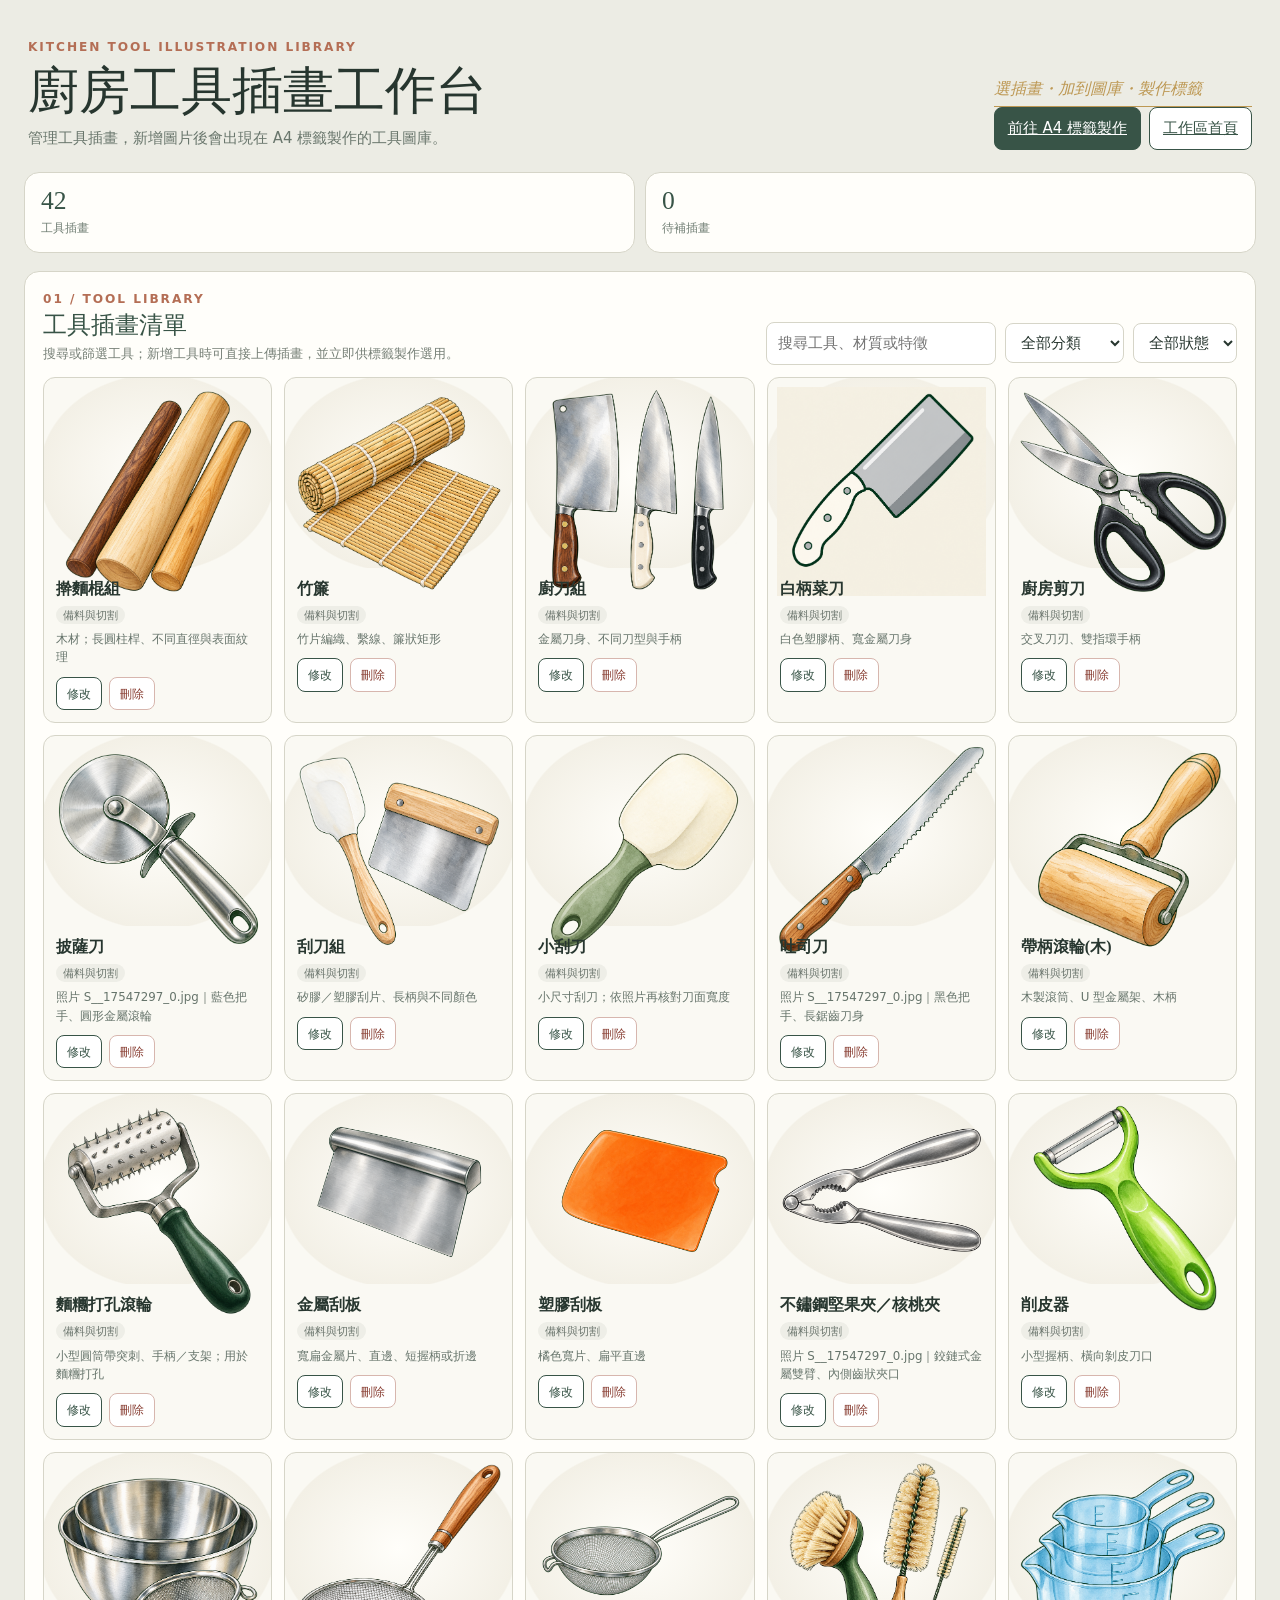
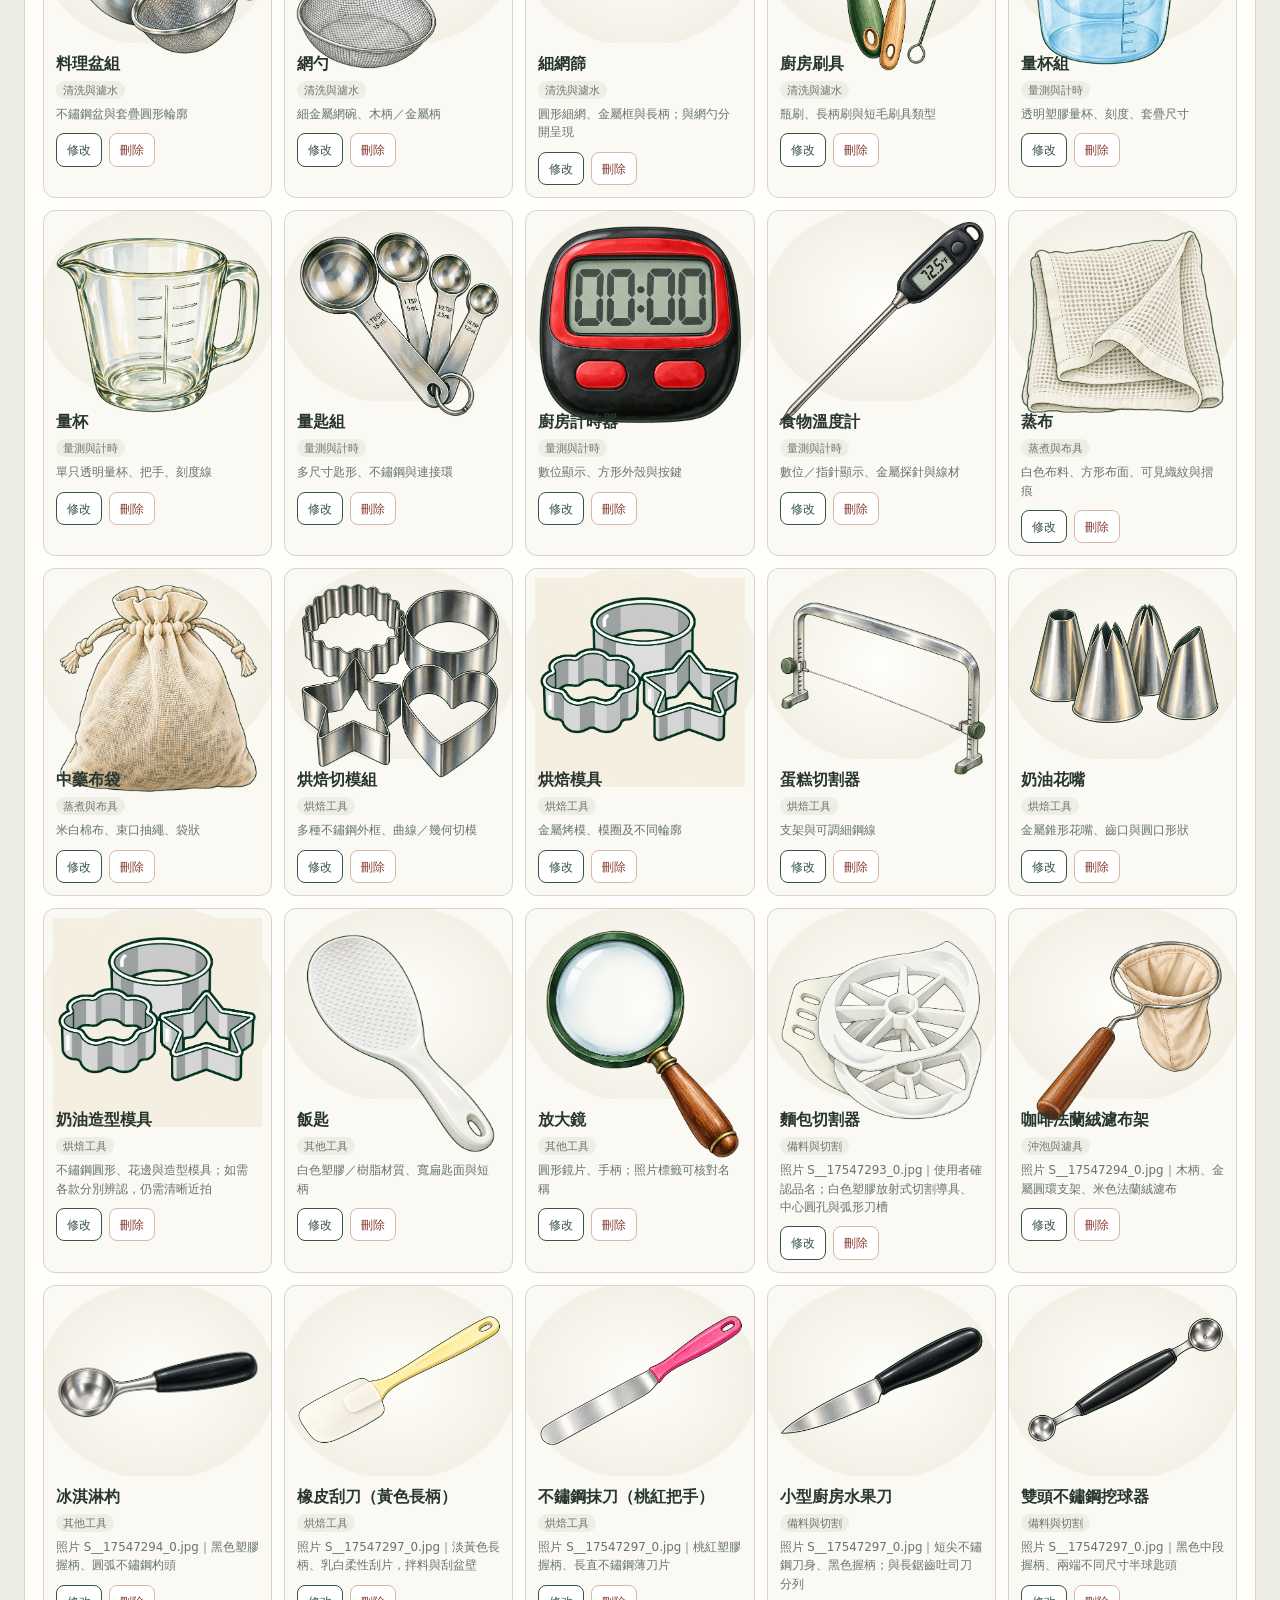
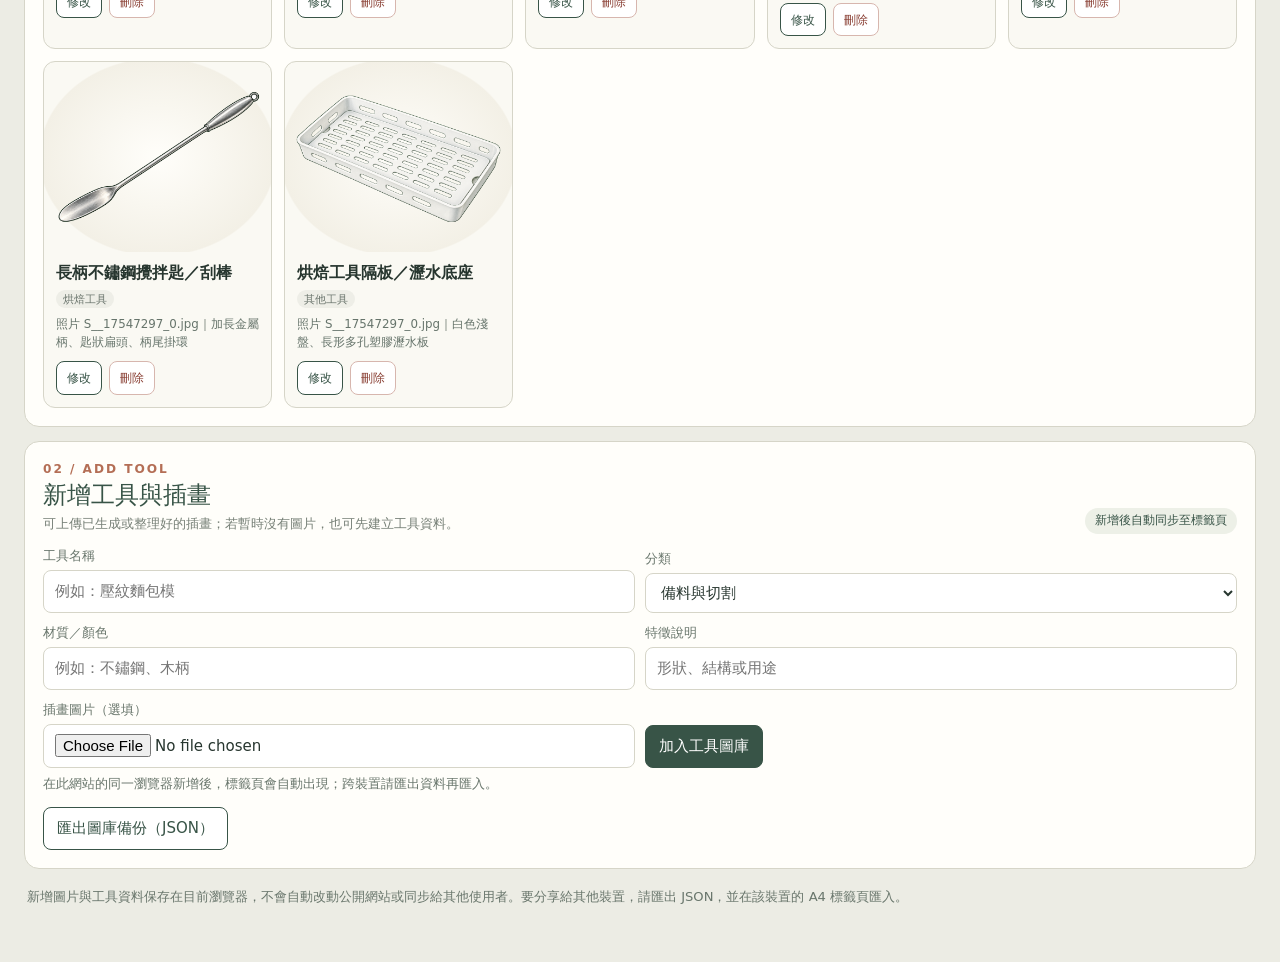
<file: kitchen-illustration/index.html>
<!doctype html>
<html lang="zh-Hant">
<head>
<meta charset="utf-8"><meta name="viewport" content="width=device-width,initial-scale=1"><meta name="theme-color" content="#385447">
<title>香積室｜廚房工具插畫工作台</title>
<style>
:root{--ink:#27362f;--green:#385447;--sage:#788a70;--gold:#bd9853;--paper:#f6f3e9;--line:#d6d5c8;--white:#fffefa;--coral:#b46e55}*{box-sizing:border-box}body{margin:0;background:#ecece4;color:var(--ink);font:15px/1.55 system-ui,"Noto Sans TC",sans-serif}.wrap{max-width:1500px;margin:auto;padding:24px}.hero{display:flex;align-items:end;justify-content:space-between;gap:24px;padding:14px 4px 22px}.eyebrow{font-size:.76rem;letter-spacing:.16em;color:var(--coral);font-weight:700}.hero h1{font:500 clamp(2rem,4vw,3.2rem)/1.15 Georgia,"Noto Serif TC",serif;margin:.35rem 0}.hero p{margin:0;color:#69766c;max-width:700px}.hero-mark{font:italic 1rem Georgia,serif;color:var(--gold);border-bottom:1px solid var(--gold);padding-bottom:6px;white-space:nowrap}.stats{display:grid;grid-template-columns:repeat(2,minmax(0,1fr));gap:10px;margin:0 0 18px}.stat,.panel{background:var(--white);border:1px solid var(--line);border-radius:15px}.stat{padding:13px 16px}.stat strong{display:block;font:500 1.6rem Georgia,serif;color:var(--green)}.stat span{font-size:.78rem;color:#738076}.panel{padding:18px;margin:14px 0}.section-head{display:flex;justify-content:space-between;align-items:end;gap:16px;margin-bottom:12px}.section-head h2{margin:0;font:500 1.5rem Georgia,"Noto Serif TC",serif;color:var(--green)}.section-head p{margin:3px 0 0;color:#778077;font-size:.83rem}.pill{display:inline-flex;border-radius:30px;padding:4px 10px;background:#edf0e7;color:var(--green);font-size:.72rem;white-space:nowrap}.filters{display:flex;gap:9px;align-items:center;flex-wrap:wrap}.filters input,.filters select,.form input,.form select,.form textarea{font:inherit;border:1px solid var(--line);border-radius:8px;padding:9px 11px;background:#fff;color:var(--ink)}.filters input{min-width:230px}.grid{display:grid;grid-template-columns:repeat(5,minmax(0,1fr));gap:12px}.tool{position:relative;border:1px solid var(--line);border-radius:12px;background:#faf9f3;overflow:hidden;display:flex;flex-direction:column;min-width:0}.tool-img{height:190px;display:grid;place-items:center;background:radial-gradient(ellipse at center,#fffefa 0,#f3f0e6 73%,transparent 74%);padding:9px}.tool-img img{width:100%;height:100%;object-fit:contain}.tool-body{padding:11px 12px 12px}.tool h3{font:600 1rem Georgia,"Noto Serif TC",serif;margin:0 0 3px}.tool p{font-size:.74rem;color:#66746b;margin:4px 0}.tag{font-size:.66rem;color:#6b756d;background:#eeeee7;border-radius:20px;padding:3px 7px}.button{border:1px solid var(--green);border-radius:8px;background:var(--green);color:white;padding:9px 13px;font:inherit;cursor:pointer}.button.ghost{background:white;color:var(--green)}.button:hover{filter:brightness(1.07)}.form{display:grid;grid-template-columns:1fr 1fr;gap:10px;align-items:end}.form input,.form select{width:100%}.field-label{display:block;margin:0 0 4px;color:#69766c;font-size:.8rem}.form .button{justify-self:start}.hint{font-size:.82rem;color:#69766c;margin:6px 0 0}.empty{color:#758075;border:1px dashed var(--line);border-radius:10px;padding:20px;text-align:center}.foot{font-size:.82rem;color:#69766c;padding:4px 3px 18px}.hero-actions{display:flex;gap:8px;flex-wrap:wrap}@media(max-width:1100px){.grid{grid-template-columns:repeat(4,1fr)}}@media(max-width:700px){.wrap{padding:13px}.hero{display:block}.hero-mark{display:inline-block;margin-top:15px}.stats{grid-template-columns:repeat(2,minmax(0,1fr))}.grid{grid-template-columns:repeat(2,1fr)}.tool-img{height:155px}.section-head{display:block}.filters{margin-top:10px}.filters input{min-width:0;flex:1;width:100%}.form{grid-template-columns:1fr}.hero-actions{margin-top:14px}}
</style></head>
<body><main class="wrap">
<header class="hero"><div><div class="eyebrow">KITCHEN TOOL ILLUSTRATION LIBRARY</div><h1>廚房工具插畫工作台</h1><p>管理工具插畫，新增圖片後會出現在 A4 標籤製作的工具圖庫。</p></div><div><div class="hero-mark">選插畫・加到圖庫・製作標籤</div><div class="hero-actions"><a class="button" href="../kitchen-labels/">前往 A4 標籤製作</a><a class="button ghost" href="../kitchen-tools/">工作區首頁</a></div></div></header>
<section class="stats" aria-label="工具圖庫摘要"><div class="stat"><strong id="artCount">—</strong><span>工具插畫</span></div><div class="stat"><strong id="pendingCount">—</strong><span>待補插畫</span></div></section>
<section class="panel"><div class="section-head"><div><div class="eyebrow">01 / TOOL LIBRARY</div><h2>工具插畫清單</h2><p>搜尋或篩選工具；新增工具時可直接上傳插畫，並立即供標籤製作選用。</p></div><div class="filters"><input id="search" type="search" placeholder="搜尋工具、材質或特徵"><select id="category"><option>全部分類</option><option>備料與切割</option><option>量測與計時</option><option>清洗與濾水</option><option>蒸煮與布具</option><option>烘焙工具</option><option>其他工具</option></select><select id="status"><option>全部狀態</option><option>已有插畫</option><option>待補畫</option><option>待辨識</option></select></div></div><div class="grid" id="toolGrid"></div></section>
<section class="panel"><div class="section-head"><div><div class="eyebrow">02 / ADD TOOL</div><h2>新增工具與插畫</h2><p>可上傳已生成或整理好的插畫；若暫時沒有圖片，也可先建立工具資料。</p></div><span class="pill">新增後自動同步至標籤頁</span></div><form class="form" id="addForm"><label><span class="field-label">工具名稱</span><input name="name" required placeholder="例如：壓紋麵包模"></label><label><span class="field-label">分類</span><select name="category"><option>備料與切割</option><option>量測與計時</option><option>清洗與濾水</option><option>蒸煮與布具</option><option>烘焙工具</option><option>其他工具</option></select></label><label><span class="field-label">材質／顏色</span><input name="material" placeholder="例如：不鏽鋼、木柄"></label><label><span class="field-label">特徵說明</span><input name="features" placeholder="形狀、結構或用途"></label><label><span class="field-label">插畫圖片（選填）</span><input name="image" type="file" accept="image/png,image/jpeg,image/webp,image/gif"></label><button class="button" type="submit">加入工具圖庫</button></form><p class="hint" id="addFeedback" role="status">在此網站的同一瀏覽器新增後，標籤頁會自動出現；跨裝置請匯出資料再匯入。</p><div style="margin-top:12px"><button class="button ghost" type="button" id="exportLabelData">匯出圖庫備份（JSON）</button><span id="exportFeedback" class="hint" style="margin-left:8px"></span></div></section>
<p class="foot">新增圖片與工具資料保存在目前瀏覽器，不會自動改動公開網站或同步給其他使用者。要分享給其他裝置，請匯出 JSON，並在該裝置的 A4 標籤頁匯入。</p>
</main><script>
(()=>{
const A='assets/廚房工具插畫示例/';
const items=[
['擀麵棍組','備料與切割','擀麵棍組.png','S__17547296_0.jpg','木材；長圓柱桿、不同直徑與表面紋理','已有插畫'],['竹簾','備料與切割','竹簾.png','S__17547292_0.jpg','竹片編織、繫線、簾狀矩形','已有插畫'],['廚刀組','備料與切割','廚刀組.png','S__17547297_0.jpg、S__17547299_0.jpg','金屬刀身、不同刀型與手柄','已有插畫'],['白柄菜刀','備料與切割','白柄菜刀.png','S__17547297_0.jpg','白色塑膠柄、寬金屬刀身','已有插畫'],['廚房剪刀','備料與切割','廚房剪刀.png','S__17547297_0.jpg','交叉刀刃、雙指環手柄','已有插畫'],['披薩刀','備料與切割','披薩刀.png','S__17547297_0.jpg','圓形刀輪、藍色手柄','已有插畫'],['刮刀組','備料與切割','刮刀組.png','S__17547297_0.jpg','矽膠／塑膠刮片、長柄與不同顏色','已有插畫'],['小刮刀','備料與切割','小刮刀.png','S__17547297_0.jpg','小尺寸刮刀；依照片再核對刀面寬度','已有插畫'],['吐司刀','備料與切割','吐司刀.png','S__17547297_0.jpg','長鋸齒刀刃、深色手柄','已有插畫'],['帶柄滾輪(木)','備料與切割','帶柄木滾輪.png','S__17547296_0.jpg','木製滾筒、U 型金屬架、木柄','已有插畫'],['麵糰打孔滾輪','備料與切割','','S__17547297_0.jpg','小型圓筒帶突刺、手柄／支架；用於麵糰打孔','待補畫'],['金屬刮板','備料與切割','','S__17547297_0.jpg','寬扁金屬片、直邊、短握柄或折邊','待補畫'],['塑膠刮板','備料與切割','','S__17547297_0.jpg','橘色寬片、扁平直邊','待補畫'],['料理夾','備料與切割','料理夾.png','S__17547297_0.jpg','鉸接夾具；照片中的鋸齒夾具用途待核','已有插畫'],['削皮器','備料與切割','削皮器.png','S__17547295_0.jpg、S__17547298_0.jpg','小型握柄、橫向剝皮刀口','已有插畫'],['料理盆組','清洗與濾水','料理盆組.png','S__17547298_0.jpg','不鏽鋼盆與套疊圓形輪廓','已有插畫'],['網勺','清洗與濾水','網勺.png','S__17547294_0.jpg','細金屬網碗、木柄／金屬柄','已有插畫'],['細網篩','清洗與濾水','','S__17547294_0.jpg、S__17547298_0.jpg','圓形細網、金屬框與長柄；與網勺分開呈現','待補畫'],['廚房刷具','清洗與濾水','廚房刷具.png','S__17547295_0.jpg','瓶刷、長柄刷與短毛刷具類型','已有插畫'],['量杯組','量測與計時','量杯組.png','S__17547295_0.jpg、S__17547298_0.jpg','透明塑膠量杯、刻度、套疊尺寸','已有插畫'],['量杯','量測與計時','量杯.png','S__17547295_0.jpg','單只透明量杯、把手、刻度線','已有插畫'],['量匙組','量測與計時','量匙組.png','S__17547298_0.jpg','多尺寸匙形、不鏽鋼與連接環','已有插畫'],['廚房計時器','量測與計時','廚房計時器.png','S__17547303_0.jpg','數位顯示、方形外殼與按鍵','已有插畫'],['食物溫度計','量測與計時','食物溫度計.png','S__17547303_0.jpg','數位／指針顯示、金屬探針與線材','已有插畫'],['蒸布','蒸煮與布具','蒸布.png','S__17530888_0.jpg','白色布料、方形布面、可見織紋與摺痕','已有插畫'],['中藥布袋','蒸煮與布具','中藥布袋.png','S__17530888_0.jpg','米白棉布、束口抽繩、袋狀','已有插畫'],['烘焙切模組','烘焙工具','烘焙切模組.png','S__17547302_0.jpg','多種不鏽鋼外框、曲線／幾何切模','已有插畫'],['烘焙模具','烘焙工具','烘焙模具.png','S__17547299_0.jpg、S__17547302_0.jpg','金屬烤模、模圈及不同輪廓','已有插畫'],['蛋糕切割器','烘焙工具','蛋糕切割器.png','S__17530888_0.jpg','支架與可調細鋼線','已有插畫'],['奶油花嘴','烘焙工具','奶油花嘴.png','S__17547302_0.jpg、S__17547299_0.jpg','金屬錐形花嘴、齒口與圓口形狀','已有插畫'],['奶油造型模具','烘焙工具','','S__17530887_0.jpg、S__17547299_0.jpg','抽屜標籤可讀，內部細模具款式需近拍逐型核對','待補畫'],['飯匙','其他工具','','S__17547295_0.jpg、S__17547298_0.jpg','白色塑膠／樹脂材質、寬扁匙面與短柄','待補畫'],['放大鏡','其他工具','放大鏡.png','S__17530888_0.jpg','圓形鏡片、手柄；照片標籤可核對名稱','已有插畫'],['白色塑膠圓形工具（待辨識）','待確認','','S__17547293_0.jpg','白色塑膠、放射狀圓盤；用途不可由現有照片確認','待辨識']
].map(([name,category,file,source,features,status])=>({name,category,file,source,features,status}));
const esc=s=>String(s).replace(/[&<>"']/g,c=>({'&':'&amp;','<':'&lt;','>':'&gt;','"':'&quot;',"'":'&#39;'}[c]));
const doughDocker=items.find(x=>x.name==='麵糰打孔滾輪');doughDocker.file='麵糰打孔滾輪.png';doughDocker.status='已有插畫';
for(const [name,file] of [['金屬刮板','金屬刮板.png'],['塑膠刮板','塑膠刮板.png'],['細網篩','細網篩.png'],['飯匙','飯匙.png']]){const item=items.find(x=>x.name===name);if(item){item.file=file;item.status='已有插畫'}}
const moldItem=items.find(x=>x.name==='奶油造型模具');if(moldItem){moldItem.file='烘焙模具.png';moldItem.status='已有插畫';moldItem.features='不鏽鋼圓形、花邊與造型模具；如需各款分別辨認，仍需清晰近拍'}
const breadGuide=items.find(x=>x.name==='白色塑膠圓形工具（待辨識）');Object.assign(breadGuide,{name:'麵包切割器',category:'備料與切割',file:'麵包切割器.png',source:'S__17547293_0.jpg',features:'照片 S__17547293_0.jpg｜使用者確認品名；白色塑膠放射式切割導具、中心圓孔與弧形刀槽',status:'已有插畫'});
const named=x=>items.find(item=>item.name===x);
Object.assign(named('吐司刀'),{features:'照片 S__17547297_0.jpg｜黑色把手、長鋸齒刀身'});
Object.assign(named('披薩刀'),{features:'照片 S__17547297_0.jpg｜藍色把手、圓形金屬滾輪'});
Object.assign(named('料理夾'),{name:'不鏽鋼堅果夾／核桃夾',file:'不鏽鋼堅果夾.png',features:'照片 S__17547297_0.jpg｜鉸鏈式金屬雙臂、內側齒狀夾口'});
items.push(
{name:'咖啡法蘭絨濾布架',category:'沖泡與濾具',file:'咖啡法蘭絨濾布架.png',source:'S__17547294_0.jpg',features:'照片 S__17547294_0.jpg｜木柄、金屬圓環支架、米色法蘭絨濾布',status:'已有插畫'},
{name:'冰淇淋杓',category:'其他工具',file:'冰淇淋杓.png',source:'S__17547294_0.jpg',features:'照片 S__17547294_0.jpg｜黑色塑膠握柄、圓弧不鏽鋼杓頭',status:'已有插畫'},
{name:'橡皮刮刀（黃色長柄）',category:'烘焙工具',file:'橡皮刮刀.png',source:'S__17547297_0.jpg',features:'照片 S__17547297_0.jpg｜淡黃色長柄、乳白柔性刮片，拌料與刮盆壁',status:'已有插畫'},
{name:'不鏽鋼抹刀（桃紅把手）',category:'烘焙工具',file:'桃紅柄不鏽鋼抹刀.png',source:'S__17547297_0.jpg',features:'照片 S__17547297_0.jpg｜桃紅塑膠握柄、長直不鏽鋼薄刀片',status:'已有插畫'},
{name:'小型廚房水果刀',category:'備料與切割',file:'小型水果刀.png',source:'S__17547297_0.jpg',features:'照片 S__17547297_0.jpg｜短尖不鏽鋼刀身、黑色握柄；與長鋸齒吐司刀分列',status:'已有插畫'},
{name:'雙頭不鏽鋼挖球器',category:'備料與切割',file:'雙頭挖球器.png',source:'S__17547297_0.jpg',features:'照片 S__17547297_0.jpg｜黑色中段握柄、兩端不同尺寸半球匙頭',status:'已有插畫'},
{name:'長柄不鏽鋼攪拌匙／刮棒',category:'烘焙工具',file:'長柄攪拌匙刮棒.png',source:'S__17547297_0.jpg',features:'照片 S__17547297_0.jpg｜加長金屬柄、匙狀扁頭、柄尾掛環',status:'已有插畫'},
{name:'烘焙工具隔板／瀝水底座',category:'其他工具',file:'烘焙工具瀝水底座.png',source:'S__17547297_0.jpg',features:'照片 S__17547297_0.jpg｜白色淺盤、長形多孔塑膠瀝水板',status:'已有插畫'}
);
for(const select of [document.getElementById('category'),document.querySelector('#addForm select[name="category"]')]){const option=document.createElement('option');option.textContent='沖泡與濾具';select.appendChild(option)}
function render(){const q=document.getElementById('search').value.trim().toLowerCase(),cat=document.getElementById('category').value,st=document.getElementById('status').value;const all=[...items,...loadAdded()];const shown=all.filter(x=>(cat==='全部分類'||x.category===cat)&&(st==='全部狀態'||x.status===st)&&(!q||`${x.name} ${x.category} ${x.features} ${x.material||''}`.toLowerCase().includes(q)));document.getElementById('toolGrid').innerHTML=shown.length?shown.map(x=>`<article class="tool"><div class="tool-img">${x.imageData?`<img loading="lazy" src="${x.imageData}" alt="${esc(x.name)}插畫">`:x.file?`<img loading="lazy" src="${A}${encodeURIComponent(x.file)}" alt="${esc(x.name)}插畫">`:`<div class="empty">插畫待補</div>`}</div><div class="tool-body"><h3>${esc(x.name)}</h3><span class="tag">${esc(x.category)}</span><p>${esc(x.features||x.material||'依新增紀錄補充特徵')}</p></div></article>`).join(''):'<div class="empty">沒有符合的工具項目</div>';document.getElementById('artCount').textContent=all.filter(x=>x.status==='已有插畫').length;document.getElementById('pendingCount').textContent=all.filter(x=>x.status!=='已有插畫').length}
function loadAdded(){try{return JSON.parse(localStorage.getItem('kitchenIllustrationPending')||'[]')}catch{return []}}
document.getElementById('addForm').addEventListener('submit',e=>{e.preventDefault();const f=new FormData(e.currentTarget),name=String(f.get('name')).trim();if(!name)return;const added=loadAdded();added.push({name,category:f.get('category'),features:[f.get('material'),f.get('features')].filter(Boolean).join('；'),source:'',file:'',status:'待補畫'});localStorage.setItem('kitchenIllustrationPending',JSON.stringify(added));e.currentTarget.reset();render()});
['search','category','status'].forEach(id=>document.getElementById(id).addEventListener(id==='search'?'input':'change',render));document.getElementById('exportLabelData').addEventListener('click',()=>{const payload={version:1,tools:[...items,...loadAdded()]};const blob=new Blob([JSON.stringify(payload,null,2)],{type:'application/json'});const a=document.createElement('a');a.href=URL.createObjectURL(blob);a.download='廚房工具標籤資料.json';a.click();setTimeout(()=>URL.revokeObjectURL(a.href),1500);document.getElementById('exportFeedback').textContent='已下載；請到 A4 標籤頁匯入此檔。'});localStorage.setItem("kitchenIllustrationCatalog",JSON.stringify(items));render();
})();
</script><script src="crud.js"></script></body></html>
</file>
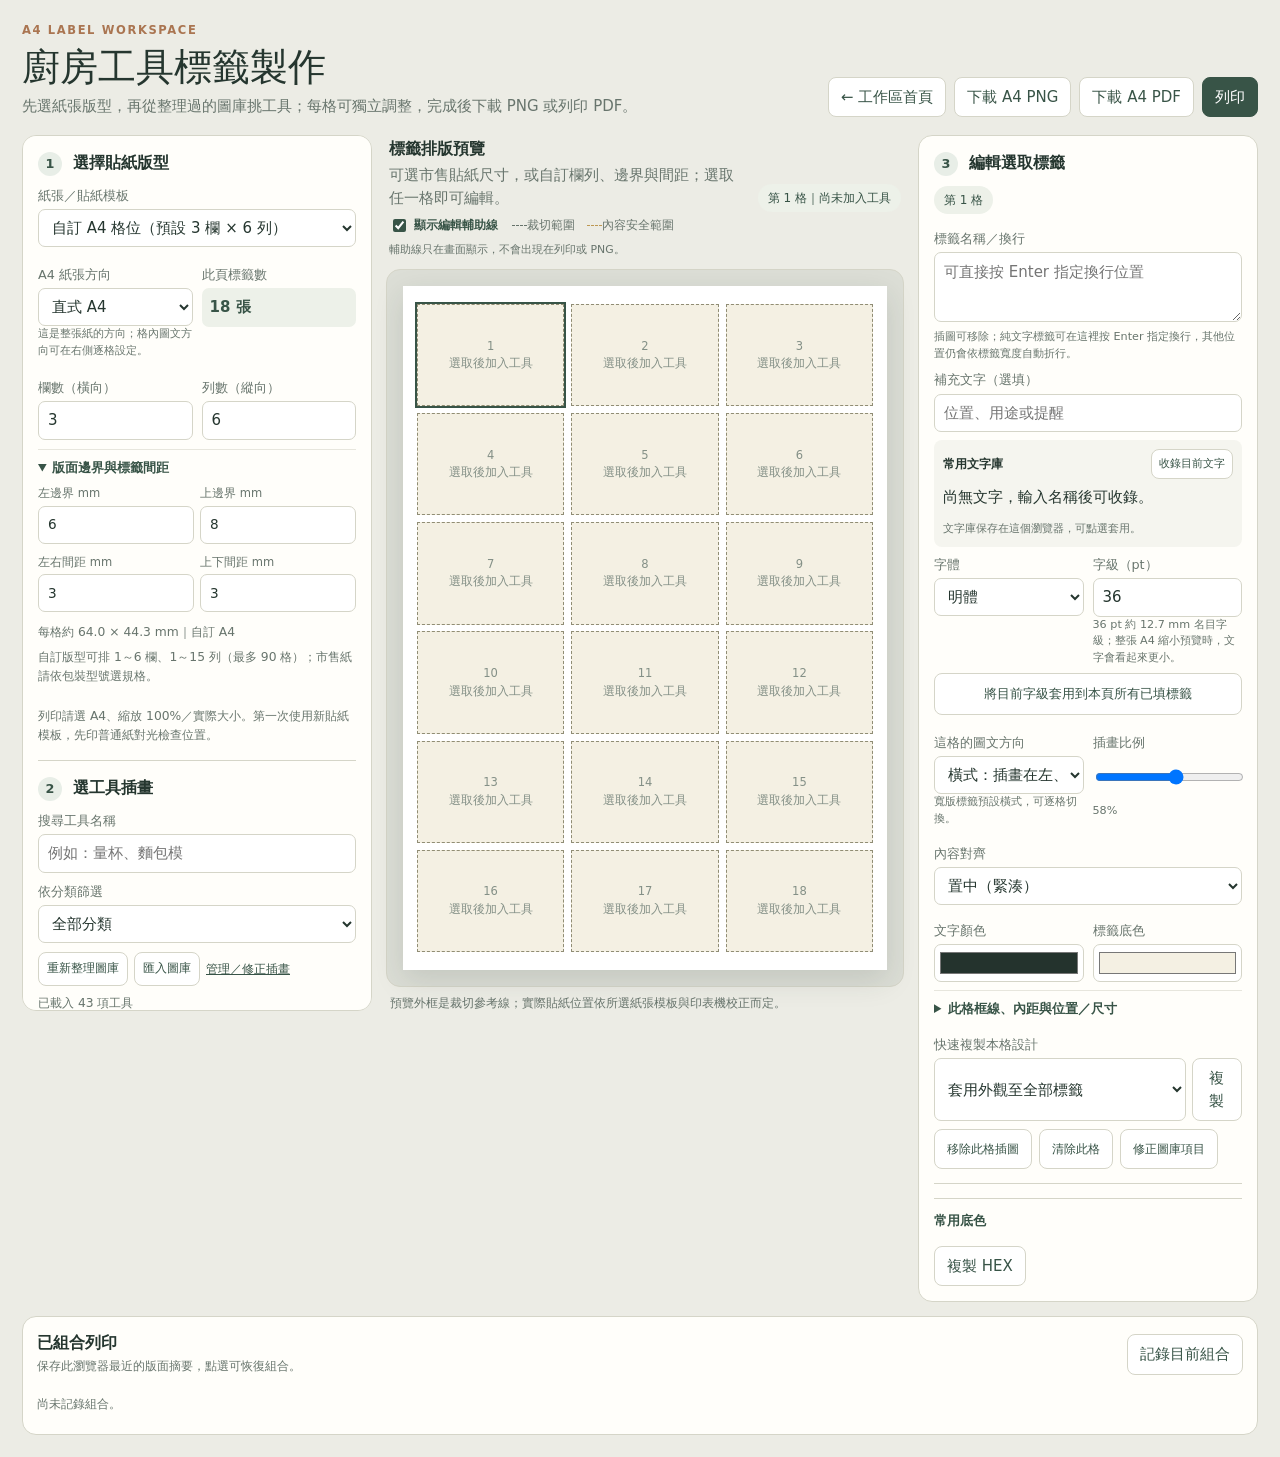
<file: kitchen-labels/index.html>
<!doctype html>
<html lang="zh-Hant">
<head>
  <meta charset="utf-8">
  <meta name="viewport" content="width=device-width,initial-scale=1">
  <meta name="theme-color" content="#385447">
  <title>廚房工具｜A4 標籤製作</title>
  <link rel="stylesheet" href="labels.css?v=font-review-20261004">
</head>
<body>
  <main class="app">
    <header class="hero">
      <div><div class="eyebrow">A4 LABEL WORKSPACE</div><h1>廚房工具標籤製作</h1><p>先選紙張版型，再從整理過的圖庫挑工具；每格可獨立調整，完成後下載 PNG 或列印 PDF。</p></div>
      <nav class="hero-actions"><a class="btn light" href="../kitchen-tools/">← 工作區首頁</a><button class="btn light" id="png">下載 A4 PNG</button><button class="btn light" id="pdf">下載 A4 PDF</button><button class="btn" id="print">列印</button></nav>
    </header>

    <section class="layout" aria-label="標籤製作工作區">
      <aside class="panel left">
        <section class="step">
          <h2><span>1</span> 選擇貼紙版型</h2>
          <div class="field"><label for="template">紙張／貼紙模板</label><select id="template">
            <option value="custom">自訂 A4 格位（預設 3 欄 × 6 列）</option>
            <optgroup label="常用市售 A4 貼紙規格">
              <option value="2x5-l7173">10 格｜2 欄 × 5 列｜99.1 × 57 mm（L7173 相容）</option>
              <option value="2x8-10535">16 格｜2 欄 × 8 列｜105 × 35 mm</option>
              <option value="2x6-10549">12 格｜2 欄 × 6 列｜105 × 49 mm</option>
              <option value="avery-l7160">21 格｜3 欄 × 7 列｜63.5 × 38.1 mm（L7160）</option>
              <option value="3x8-6534">24 格｜3 欄 × 8 列｜65 × 34 mm</option>
              <option value="ogi-l31236">36 格｜3 欄 × 12 列｜70 × 24.7 mm（OGI L31236）</option>
              <option value="4x8-5134">32 格｜4 欄 × 8 列｜51 × 34 mm</option>
              <option value="2x4-10574">8 格｜2 欄 × 4 列｜105 × 74 mm（A4+10574）</option>
              <option value="2x4-10070">8 格｜2 欄 × 4 列｜100 × 70 mm</option>
              <option value="2x2-105148">4 格｜2 欄 × 2 列｜105 × 148 mm</option>
              <option value="1x3-20096">3 格｜1 欄 × 3 列｜200 × 96 mm（A4+20096）</option>
              <option value="1x2-210148">2 格｜1 欄 × 2 列｜210 × 148 mm（A4+210148）</option>
              <option value="1x1-210297">1 格｜整張 A4｜210 × 297 mm（A4+210297）</option>
              <option value="2up-large">2 格｜每格 199.6 × 143.5 mm</option>
            </optgroup>
          </select></div>
          <div class="row"><div class="field"><label for="orientation">A4 紙張方向</label><select id="orientation"><option value="portrait">直式 A4</option><option value="landscape">橫向 A4（自訂格位）</option></select><small>這是整張紙的方向；格內圖文方向可在右側逐格設定。</small></div><div class="field"><label>此頁標籤數</label><output id="countLabel">18 張</output><input id="count" type="hidden" value="18"></div></div>
          <div class="row"><div class="field"><label for="cols">欄數（橫向）</label><input id="cols" type="number" min="1" max="6" value="3"></div><div class="field"><label for="rows">列數（縱向）</label><input id="rows" type="number" min="1" max="15" value="6"></div></div>
          <details class="advanced" open><summary>版面邊界與標籤間距</summary>
            <div class="measure-grid">
              <label>左邊界 mm<input id="marginX" type="number" min="0" max="30" step="0.1" value="6"></label>
              <label>上邊界 mm<input id="marginY" type="number" min="0" max="30" step="0.1" value="8"></label>
              <label>左右間距 mm<input id="gapX" type="number" min="0" max="20" step="0.1" value="3"></label>
              <label>上下間距 mm<input id="gapY" type="number" min="0" max="20" step="0.1" value="3"></label>
            </div>
            <p class="note" id="dimensionInfo">標籤尺寸會依欄列、邊界和間距自動計算。</p>
            <p class="note">自訂版型可排 1～6 欄、1～15 列（最多 90 格）；市售紙請依包裝型號選規格。</p>
          </details>
          <p class="warning" id="templateWarning" hidden></p>
          <p class="note">列印請選 A4、縮放 100%／實際大小。第一次使用新貼紙模板，先印普通紙對光檢查位置。</p>
        </section>

        <section class="step library-step">
          <h2><span>2</span> 選工具插畫</h2>
          <div class="field"><label for="librarySearch">搜尋工具名稱</label><input id="librarySearch" type="search" placeholder="例如：量杯、麵包模"></div>
          <div class="field"><label for="libraryCategory">依分類篩選</label><select id="libraryCategory"><option value="">全部分類</option><option>備料與切割</option><option>量測與計時</option><option>清洗與濾水</option><option>蒸煮與布具</option><option>烘焙工具</option><option>其他工具</option><option>沖泡與濾具</option></select></div>
          <div class="library-actions"><button class="btn light" id="syncCatalog" type="button">重新整理圖庫</button><label class="btn light import-btn">匯入圖庫<input id="importCatalog" type="file" accept="application/json,.json" hidden></label><a class="text-link" href="../kitchen-illustration/">管理／修正插畫</a></div>
          <p class="note" id="catalogSyncStatus" role="status">正在載入圖庫…</p>
          <div class="library" id="library" aria-label="廚房工具插畫清單"></div>
          <div class="field upload-field"><label for="upload">替換目前選取標籤的插畫</label><input id="upload" type="file" accept="image/*"><small>只替換這一格，不會覆蓋圖庫原圖。</small></div>
        </section>
      </aside>

      <section class="preview-area">
        <div class="preview-heading"><div><h2>標籤排版預覽</h2><p>可選市售貼紙尺寸，或自訂欄列、邊界與間距；選取任一格即可編輯。</p><div class="guide-controls"><label><input id="showGuides" type="checkbox" checked> 顯示編輯輔助線</label><span><i class="guide-swatch cut"></i>裁切範圍　<i class="guide-swatch safe"></i>內容安全範圍</span><small>輔助線只在畫面顯示，不會出現在列印或 PNG。</small></div></div><span id="selectionStatus" class="pill">尚未加入工具</span></div>
        <div class="paper-wrap"><div class="paper portrait" id="paper" aria-label="A4 標籤預覽"></div></div>
        <p class="note preview-note">預覽外框是裁切參考線；實際貼紙位置依所選紙張模板與印表機校正而定。</p>
      </section>

      <aside class="panel right">
        <section class="step">
          <h2><span>3</span> 編輯選取標籤</h2>
          <p class="note" id="emptyEdit">先點選中間任一格，再從左側選擇工具。</p>
          <div id="editor" hidden>
            <div class="selected-label" id="selectedLabel">第 1 格</div>
            <div class="field"><label for="name">標籤名稱／換行</label><textarea id="name" rows="2" placeholder="可直接按 Enter 指定換行位置"></textarea><small>插圖可移除；純文字標籤可在這裡按 Enter 指定換行，其他位置仍會依標籤寬度自動折行。</small></div>
            <div class="field"><label for="sub">補充文字（選填）</label><input id="sub" type="text" placeholder="位置、用途或提醒"></div>
            <div class="text-library"><div class="text-library-head"><strong>常用文字庫</strong><button class="btn light" id="saveText" type="button">收錄目前文字</button></div><div id="textLibrary" class="text-library-list"></div><small>文字庫保存在這個瀏覽器，可點選套用。</small></div>
            <div class="row"><div class="field"><label for="font">字體</label><select id="font"><option value="serif">明體</option><option value="sans">黑體</option><option value="round">圓體</option></select></div><div class="field"><label for="size">字級（pt）</label><input id="size" type="number" min="8" max="72" value="36"><small>36 pt 約 12.7 mm 名目字級；整張 A4 縮小預覽時，文字會看起來更小。</small></div></div>
            <button class="btn light apply-size-all" id="applySizeAll" type="button">將目前字級套用到本頁所有已填標籤</button>
            <div class="row"><div class="field"><label for="direction">這格的圖文方向</label><select id="direction"><option value="vertical">直式：插畫在上、文字在下</option><option value="horizontal">橫式：插畫在左、文字在右</option></select><small>寬版標籤預設橫式，可逐格切換。</small></div><div class="field"><label for="imageRatio">插畫比例</label><input id="imageRatio" type="range" min="25" max="85" value="58"><small id="ratioValue">58%</small></div></div>
            <div class="field"><label for="align">內容對齊</label><select id="align"><option value="center">置中（緊湊）</option><option value="top">靠上</option><option value="bottom">靠下</option></select></div>
            <div class="row"><div class="field"><label for="color">文字顏色</label><input id="color" type="color" value="#24332d"></div><div class="field"><label for="bg">標籤底色</label><input id="bg" type="color" value="#f4f0e3"></div></div>
            <details class="advanced"><summary>此格框線、內距與位置／尺寸</summary>
              <label class="check"><input id="borderOn" type="checkbox"> 列印此格外框（非編輯輔助線）</label>
              <div class="row"><div class="field"><label for="borderColor">框線顏色</label><input id="borderColor" type="color" value="#b8bbae"></div><div class="field"><label for="borderWidth">線寬（mm）</label><input id="borderWidth" type="number" min="0" max="2" step="0.1" value="0.2"></div></div>
              <div class="field"><label for="inset">內容安全內距（mm）</label><input id="inset" type="number" min="0" max="12" step="0.5" value="3"><div class="inset-presets" aria-label="內距快速選擇"><button type="button" data-inset="0">0 mm</button><button type="button" data-inset="2">2 mm</button><button type="button" data-inset="4">4 mm</button><button type="button" data-inset="6">6 mm</button></div><small>以標籤裁切線向內量；0 mm 代表內容可延伸至邊緣。</small></div>
              <p class="note">X／Y、寬／高調整的是整個標籤格位置與尺寸；內距只移動格內插畫和文字。</p>
              <div class="row"><div class="field"><label for="offsetX">左右移動 X（mm）</label><input id="offsetX" type="number" min="-10" max="10" step="0.1" value="0"></div><div class="field"><label for="offsetY">上下移動 Y（mm）</label><input id="offsetY" type="number" min="-10" max="10" step="0.1" value="0"></div></div>
              <div class="row"><div class="field"><label for="widthAdjust">寬度增減（mm）</label><input id="widthAdjust" type="number" min="-10" max="10" step="0.1" value="0"></div><div class="field"><label for="heightAdjust">高度增減（mm）</label><input id="heightAdjust" type="number" min="-10" max="10" step="0.1" value="0"></div></div>
            </details>
            <div class="field"><label for="copyTo">快速複製本格設計</label><div class="copy-row"><select id="copyTo"><option value="all">套用外觀至全部標籤</option><option value="next">複製到下一格</option></select><button class="btn light" id="copyStyle" type="button">複製</button></div></div>
            <div class="editor-actions"><button class="btn light" id="removeImage" type="button">移除此格插圖</button><button class="btn light" id="clear" type="button">清除此格</button><button class="btn light" id="editCatalog" type="button">修正圖庫項目</button></div>
          </div>
          <hr><div class="color-record"><strong>常用底色</strong><div id="colorHistory"></div><button class="btn light" id="copyColor" type="button">複製 HEX</button></div>
        </section>
      </aside>
    </section>

    <section class="records panel"><div class="records-head"><div><h2>已組合列印</h2><p>保存此瀏覽器最近的版面摘要，點選可恢復組合。</p></div><button class="btn light" id="recordSheet" type="button">記錄目前組合</button></div><div class="record-grid" id="recordGrid"></div></section>
    <dialog id="exportDialog" class="export-dialog"><div class="export-dialog-head"><div><h2 id="exportTitle">A4 檔案已準備好</h2><p>手機可先預覽，再下載或使用分享選單儲存到「檔案」。</p></div><button class="btn light" id="closeExport" type="button" aria-label="關閉">關閉</button></div><img id="exportPreview" alt="A4 標籤檔案預覽"><div class="export-actions"><a class="btn" id="saveFile" download="廚房工具_A4.png">下載檔案</a><button class="btn light" id="shareFile" type="button">分享／儲存到手機</button></div><p class="note" id="shareHint">若手機沒有自動存檔，請點「分享／儲存到手機」；也可長按預覽圖片儲存。</p></dialog>
    <div class="status" id="status" role="status" aria-live="polite"></div>
  </main>
  <script src="labels.js?v=font-review-20261004"></script>
  <script src="../kitchen-label-records.js"></script>
  <script src="../kitchen-catalog-sync.js"></script>
</body>
</html>
</file>
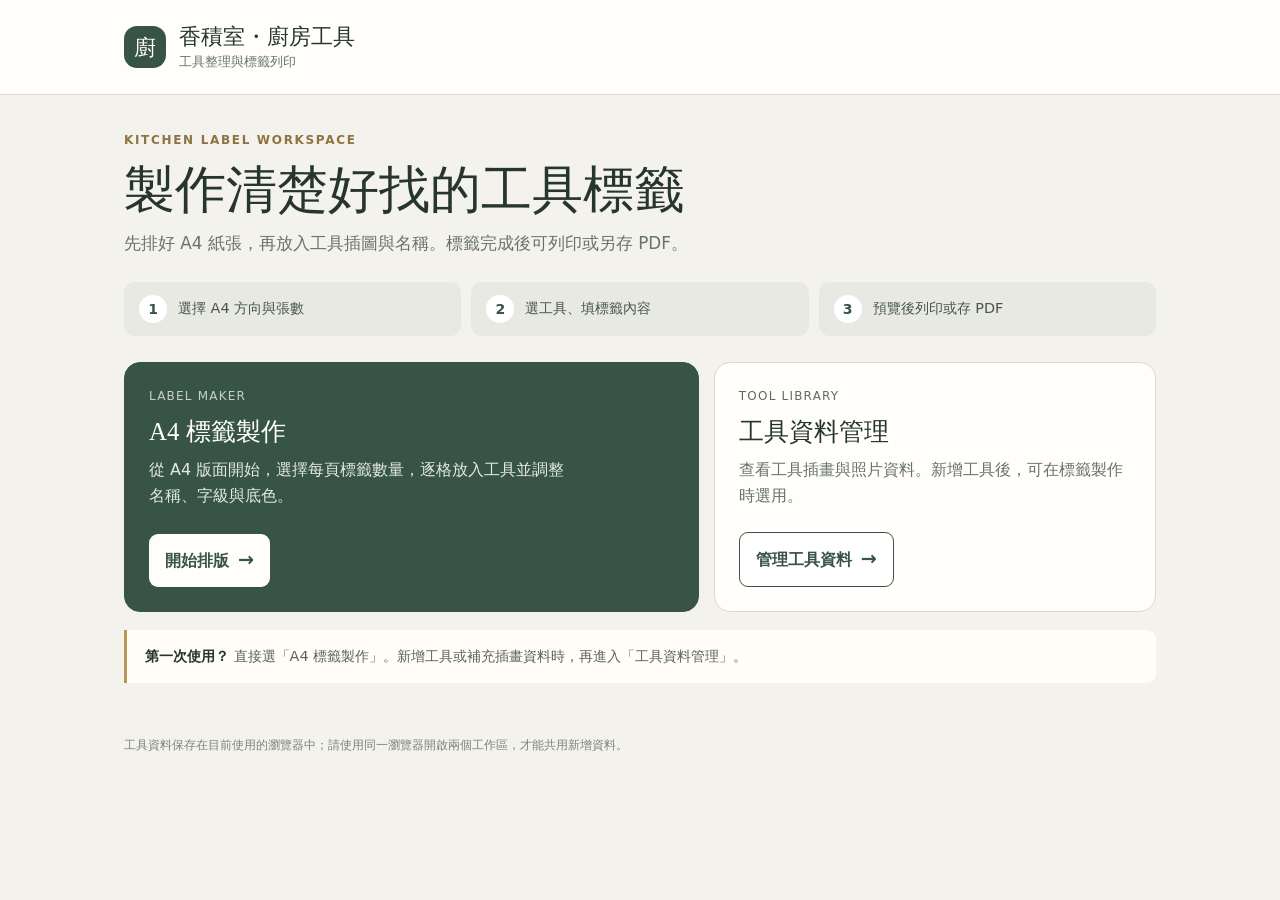
<file: kitchen-tools/index.html>
<!doctype html>
<html lang="zh-Hant">
<head>
  <meta charset="utf-8">
  <meta name="viewport" content="width=device-width, initial-scale=1">
  <meta name="theme-color" content="#385447">
  <title>廚房工具標籤｜香積室</title>
  <style>
    :root{--ink:#26352e;--green:#385447;--green-dark:#294236;--paper:#f3f2ec;--white:#fffefa;--line:#d9d9cf;--muted:#68736c;--gold:#b99755}
    *{box-sizing:border-box}body{margin:0;background:var(--paper);color:var(--ink);font:16px/1.6 system-ui,"Noto Sans TC",sans-serif}
    header{background:var(--white);border-bottom:1px solid var(--line)}.bar{max-width:1080px;margin:auto;padding:22px 24px;display:flex;align-items:center;justify-content:space-between;gap:20px}.brand{display:flex;align-items:center;gap:13px}.mark{width:42px;height:42px;border-radius:13px;background:var(--green);color:white;display:grid;place-items:center;font-size:22px}.brand small{display:block;color:var(--muted);font-size:13px}.brand strong{font:500 1.35rem Georgia,"Noto Serif TC",serif}
    main{max-width:1080px;margin:auto;padding:36px 24px 52px}.intro{max-width:680px;margin-bottom:25px}.eyebrow{font-size:12px;letter-spacing:.14em;color:#8e7441;font-weight:700}.intro h1{font:500 clamp(2rem,5vw,3.2rem)/1.2 Georgia,"Noto Serif TC",serif;margin:8px 0 10px}.intro p{color:var(--muted);margin:0;font-size:1.05rem}
    .steps{display:grid;grid-template-columns:repeat(3,1fr);gap:10px;margin:22px 0 26px}.step{display:flex;align-items:center;gap:11px;padding:13px 15px;background:#e7e9e2;border-radius:11px;color:#48564d}.step b{width:28px;height:28px;border-radius:50%;display:grid;place-items:center;background:#fff;color:var(--green);font-size:14px}.step span{font-size:.9rem}
    .cards{display:grid;grid-template-columns:1.3fr 1fr;gap:15px}.card{background:var(--white);border:1px solid var(--line);border-radius:16px;padding:24px;display:flex;flex-direction:column;min-height:250px}.card.primary{background:var(--green);color:#fff;border-color:var(--green)}.card .label{font-size:12px;letter-spacing:.1em;opacity:.72}.card h2{font:500 1.55rem Georgia,"Noto Serif TC",serif;margin:9px 0}.card p{margin:0 0 20px;color:var(--muted);max-width:42ch}.card.primary p{color:#e2e9e4}.card a{align-self:flex-start;margin-top:auto;display:inline-flex;align-items:center;gap:9px;padding:11px 16px;border-radius:9px;text-decoration:none;background:var(--white);color:var(--green);font-weight:650}.card.secondary a{border:1px solid var(--green);background:#fff;color:var(--green)}.card a:hover{transform:translateY(-1px);box-shadow:0 5px 15px #10271b20}.arrow{font-size:1.2rem}
    .help{margin-top:18px;padding:15px 18px;border-left:3px solid var(--gold);background:#fffdf6;color:#59645c;border-radius:0 9px 9px 0;font-size:.9rem}.help strong{color:var(--ink)}footer{max-width:1080px;margin:auto;padding:0 24px 28px;color:#7b847c;font-size:.78rem}
    @media(max-width:700px){.bar{padding:16px}.bar .brand strong{font-size:1.12rem}main{padding:28px 16px 38px}.steps{grid-template-columns:1fr;gap:7px;margin:18px 0 20px}.step{padding:9px 12px}.cards{grid-template-columns:1fr}.card{min-height:210px;padding:20px}}
  </style>
</head>
<body>
  <header><div class="bar"><div class="brand"><div class="mark" aria-hidden="true">廚</div><div><strong>香積室・廚房工具</strong><small>工具整理與標籤列印</small></div></div></div></header>
  <main>
    <section class="intro"><div class="eyebrow">KITCHEN LABEL WORKSPACE</div><h1>製作清楚好找的工具標籤</h1><p>先排好 A4 紙張，再放入工具插圖與名稱。標籤完成後可列印或另存 PDF。</p></section>
    <section class="steps" aria-label="使用流程"><div class="step"><b>1</b><span>選擇 A4 方向與張數</span></div><div class="step"><b>2</b><span>選工具、填標籤內容</span></div><div class="step"><b>3</b><span>預覽後列印或存 PDF</span></div></section>
    <section class="cards" aria-label="工作區">
      <article class="card primary"><div class="label">LABEL MAKER</div><h2>A4 標籤製作</h2><p>從 A4 版面開始，選擇每頁標籤數量，逐格放入工具並調整名稱、字級與底色。</p><a href="../kitchen-labels/index.html">開始排版 <span class="arrow" aria-hidden="true">→</span></a></article>
      <article class="card secondary"><div class="label">TOOL LIBRARY</div><h2>工具資料管理</h2><p>查看工具插畫與照片資料。新增工具後，可在標籤製作時選用。</p><a href="../kitchen-illustration/index.html">管理工具資料 <span class="arrow" aria-hidden="true">→</span></a></article>
    </section>
    <aside class="help"><strong>第一次使用？</strong> 直接選「A4 標籤製作」。新增工具或補充插畫資料時，再進入「工具資料管理」。</aside>
  </main>
  <footer>工具資料保存在目前使用的瀏覽器中；請使用同一瀏覽器開啟兩個工作區，才能共用新增資料。</footer>
</body>
</html>
</file>
<file: kitchen-labels/labels.css>
:root{--ink:#25362f;--green:#385447;--sage:#788a70;--gold:#bd9853;--paper:#f4f0e3;--line:#d5d5c8;--white:#fffefa;--muted:#68756d;--warn:#8c593b}*{box-sizing:border-box}body{margin:0;background:#ecece5;color:var(--ink);font:15px/1.5 system-ui,"Noto Sans TC",sans-serif}.app{max-width:1740px;margin:auto;padding:22px}.hero{display:flex;justify-content:space-between;align-items:end;gap:22px;margin-bottom:18px}.eyebrow{color:#aa7551;letter-spacing:.14em;font-size:.72rem;font-weight:700}.hero h1{margin:.3rem 0;font:500 clamp(1.7rem,3vw,2.5rem)/1.2 Georgia,"Noto Serif TC",serif}.hero p,.preview-heading p{margin:0;color:var(--muted)}.hero-actions{display:flex;align-items:center;gap:8px;flex-wrap:wrap}.btn{display:inline-flex;align-items:center;justify-content:center;min-height:40px;padding:8px 12px;border:1px solid var(--green);border-radius:8px;background:var(--green);color:#fff;text-decoration:none;font:inherit;cursor:pointer}.btn.light{background:white;color:var(--green);border-color:var(--line)}.layout{display:grid;grid-template-columns:minmax(290px,350px) minmax(350px,1fr) minmax(290px,340px);gap:14px;align-items:start}.panel,.paper-wrap{background:var(--white);border:1px solid var(--line);border-radius:14px}.panel{padding:15px}.left{max-height:calc(100vh - 24px);overflow:auto;position:sticky;top:12px}.right{position:sticky;top:12px}.step+ .step{border-top:1px solid var(--line);margin-top:16px;padding-top:15px}.step h2,.preview-heading h2{font-size:1rem;margin:0 0 10px}.step h2 span{display:inline-grid;place-items:center;width:24px;height:24px;margin-right:5px;border-radius:50%;background:#e8eee7;color:var(--green);font-size:.8rem}.field{margin:9px 0}.field label,.measure-grid label{display:block;margin-bottom:4px;color:var(--muted);font-size:.8rem}.field input,.field select,.measure-grid input,.copy-row select{width:100%;min-height:38px;padding:7px 9px;border:1px solid var(--line);border-radius:7px;background:#fff;color:var(--ink);font:inherit}.field input[type=color]{padding:3px;min-height:38px}.field input[type=range]{padding:0}.row{display:grid;grid-template-columns:1fr 1fr;gap:9px}.row output{display:block;background:#edf1e9;border-radius:7px;padding:8px;font-weight:700;color:var(--green)}.advanced{padding:8px 0;border-top:1px solid #e7e6dd}.advanced summary{cursor:pointer;font-size:.82rem;font-weight:650;color:var(--green)}.measure-grid{display:grid;grid-template-columns:1fr 1fr;gap:6px;margin-top:8px}.measure-grid label{font-size:.72rem}.measure-grid input{margin-top:3px;font-size:.85rem}.note{font-size:.77rem;color:var(--muted);margin:7px 0}.warning{padding:8px 10px;border-left:3px solid var(--gold);background:#faf2df;color:var(--warn);font-size:.78rem}.library-actions{display:flex;gap:6px;align-items:center;flex-wrap:wrap;margin:8px 0}.library-actions .btn{font-size:.78rem;min-height:34px;padding:5px 8px}.text-link{font-size:.76rem;color:var(--green)}.library{display:grid;grid-template-columns:repeat(3,minmax(0,1fr));gap:7px;max-height:390px;overflow:auto;padding:2px}.tool{min-width:0;border:1px solid var(--line);border-radius:9px;background:#fff;padding:5px;text-align:left;cursor:pointer;position:relative}.tool:hover,.tool:focus-visible{outline:2px solid var(--sage);outline-offset:1px}.tool img{width:100%;height:74px;object-fit:contain;background:#f7f5ed;border-radius:5px}.tool b{display:block;overflow:hidden;text-overflow:ellipsis;white-space:nowrap;font-size:.7rem;margin-top:3px}.tool small{font-size:.62rem;color:var(--muted)}.catalog-placeholder{height:74px;display:grid;place-items:center;background:#f7f5ed;color:#7b857b;font-size:.7rem}.tool[hidden]{display:none}.upload-field{border-top:1px solid #e7e6dd;padding-top:9px}.upload-field small,.field small{display:block;color:var(--muted);font-size:.7rem}.preview-area{min-width:0}.preview-heading{display:flex;justify-content:space-between;align-items:center;gap:12px;margin:2px 3px 10px}.preview-heading h2{margin:0 0 3px}.pill,.selected-label{display:inline-block;background:#edf1e9;color:var(--green);border-radius:30px;padding:5px 10px;font-size:.75rem;white-space:nowrap}.paper-wrap{display:grid;place-items:center;padding:16px;background:#dcded6;min-height:540px}.paper{width:min(100%,620px);aspect-ratio:210/297;position:relative;background:#fff;box-shadow:0 10px 28px #25362f22;overflow:hidden}.paper.landscape{aspect-ratio:297/210;width:min(100%,780px)}.cell{position:absolute;display:flex;flex-direction:column;align-items:center;justify-content:center;min-width:0;overflow:hidden;padding:1%;cursor:pointer;background:var(--paper);color:var(--ink)}.cell.selected{outline:2px solid var(--green);z-index:2}.cell img{display:block;max-width:90%;object-fit:contain;flex:0 1 auto;min-height:0}.cell strong{display:block;max-width:100%;font-weight:650;line-height:1.15;text-align:center;overflow-wrap:anywhere}.cell small{text-align:center;line-height:1.15;margin-top:2px;max-width:100%;overflow-wrap:anywhere}.cell .empty{color:#849087;text-align:center;font-size:.72rem}.preview-note{padding:0 4px}.right .field{margin:8px 0}.selected-label{margin-bottom:7px}.check{display:flex;gap:7px;align-items:center;font-size:.78rem;margin:9px 0}.check input{width:auto}.copy-row{display:flex;gap:6px}.editor-actions{display:flex;gap:7px;flex-wrap:wrap}.editor-actions .btn{font-size:.78rem}.color-record{border-top:1px solid var(--line);margin-top:12px;padding-top:10px}.color-record strong{font-size:.8rem;color:var(--green)}#colorHistory{display:flex;flex-wrap:wrap;gap:6px;margin:7px 0}.color-chip{width:26px;height:26px;border:2px solid #fff;outline:1px solid var(--line);border-radius:50%;cursor:pointer}.records{margin-top:14px;padding:14px}.records-head{display:flex;justify-content:space-between;gap:12px;align-items:center}.records h2{font-size:1rem;margin:0}.records p{margin:2px 0;color:var(--muted);font-size:.78rem}.record-grid{display:grid;grid-template-columns:repeat(auto-fill,minmax(190px,1fr));gap:9px;margin-top:10px}.record-card{border:1px solid var(--line);border-radius:9px;padding:9px;background:#fff}.record-card strong,.record-card small{display:block}.record-card strong{font-size:.8rem}.record-card small{color:var(--muted);font-size:.7rem}.record-card button{margin-top:6px;padding:5px 8px;font-size:.72rem}.status{position:fixed;right:16px;bottom:16px;z-index:10;background:var(--green);color:white;padding:9px 13px;border-radius:8px;opacity:0;pointer-events:none;transition:opacity .15s}.status.show{opacity:1}.empty-library{grid-column:1/-1;padding:16px;text-align:center;color:var(--muted);border:1px dashed var(--line);border-radius:8px}hr{border:0;border-top:1px solid var(--line);margin:14px 0}@media(max-width:1120px){.layout{grid-template-columns:minmax(270px,330px) minmax(320px,1fr)}.right{position:static;grid-column:1/-1}.right .step{display:grid;grid-template-columns:1fr 1.5fr;gap:0 18px}.right .step h2,.right #emptyEdit,.right hr,.right>.step>.color-record{grid-column:1/-1}.right #editor{grid-column:1/-1;display:grid;grid-template-columns:repeat(2,minmax(0,1fr));gap:0 14px}.right #editor[hidden]{display:none}.right .selected-label,.right .editor-actions{grid-column:1/-1}}@media(max-width:720px){.app{padding:11px}.hero{display:block}.hero-actions{margin-top:12px}.layout{display:flex;flex-direction:column}.left,.right{position:static;width:100%;max-height:none}.library{grid-template-columns:repeat(4,minmax(0,1fr));max-height:280px}.tool img,.catalog-placeholder{height:64px}.paper-wrap{width:100%;min-height:0;padding:10px}.paper{width:100%;max-width:450px}.paper.landscape{width:100%}.preview-heading{align-items:flex-start}.right .step{display:block}.right #editor{display:block}.right #editor[hidden]{display:none}.measure-grid{gap:5px}.records-head{align-items:flex-start;flex-direction:column}}@media print{@page{size:A4 portrait;margin:0}html,body{width:210mm;height:297mm;margin:0;background:#fff}.app{width:210mm;height:297mm;max-width:none;margin:0;padding:0}.hero,.left,.right,.preview-heading,.preview-note,.records,.status{display:none!important}.layout,.preview-area,.paper-wrap{display:block;width:210mm;height:297mm;margin:0;padding:0;border:0;border-radius:0;background:#fff;box-shadow:none}.paper{width:210mm;height:297mm;max-width:none;aspect-ratio:auto;margin:0;box-shadow:none;overflow:hidden}.paper.landscape{width:297mm;height:210mm}.cell{print-color-adjust:exact;-webkit-print-color-adjust:exact}.cell.selected{outline:none}}
:root{--orientation:portrait} @media print{@page landscape{size:A4 landscape;margin:0}body.landscape-print{page:landscape}.landscape-print .layout,.landscape-print .preview-area,.landscape-print .paper-wrap{width:297mm;height:210mm}.landscape-print .paper{width:297mm;height:210mm}}
/* 圖文可左右排列；直式改為緊湊群組，不再把圖片與文字固定塞在上下兩個大區塊。 */
.cell-content{display:flex;flex-direction:column;align-items:center;justify-content:center;gap:2%;width:100%;height:100%;min-width:0;min-height:0}
.cell-content img{display:block;width:auto;height:var(--image-ratio);max-width:94%;max-height:var(--image-ratio);object-fit:contain;flex:0 1 auto;min-height:0}
.cell-text{display:flex;flex-direction:column;justify-content:center;align-items:center;min-width:0;max-width:100%;max-height:100%;overflow:hidden}
.cell.horizontal .cell-content{flex-direction:row;gap:2%}.cell.horizontal .cell-content img{width:var(--image-ratio);height:auto;max-width:var(--image-ratio);max-height:92%}.cell.horizontal .cell-text{align-items:flex-start;flex:1;text-align:left}.cell.horizontal strong,.cell.horizontal small{text-align:left}
.text-library{padding:9px;background:#f5f5ef;border-radius:8px}.text-library-head{display:flex;align-items:center;justify-content:space-between;gap:6px;font-size:.78rem}.text-library-head .btn{min-height:30px;padding:4px 7px;font-size:.7rem}.text-library-list{display:grid;gap:4px;margin:7px 0}.text-library-entry{display:flex;gap:4px;min-width:0}.text-library-use{flex:1;min-width:0;padding:5px 7px;border:1px solid var(--line);border-radius:6px;background:#fff;color:var(--ink);text-align:left;overflow:hidden;text-overflow:ellipsis;white-space:nowrap;font-size:.72rem;cursor:pointer}.text-library-delete{border:0;background:transparent;color:var(--muted);font-size:.68rem;cursor:pointer}.text-library>small{font-size:.68rem;color:var(--muted)}
.cell-content{position:absolute;inset:var(--inset-y,0) var(--inset-x,0);width:auto;height:auto}
.cell::before,.cell::after{content:"";position:absolute;pointer-events:none;z-index:4}
.cell::after{inset:0;border:1px dashed #66736b99}
.cell::before{inset:var(--inset-y,0) var(--inset-x,0);border:1px dashed #bd9853aa;z-index:3}
.paper.guides-off .cell::before,.paper.guides-off .cell::after{display:none}
.guide-controls{display:flex;align-items:center;gap:7px 14px;flex-wrap:wrap;margin-top:7px;font-size:.72rem;color:var(--muted)}
.guide-controls label{display:flex;align-items:center;gap:5px;color:var(--green);font-weight:650;cursor:pointer}
.guide-controls input{accent-color:var(--green)}.guide-controls small{font-size:.68rem}
.guide-swatch{display:inline-block;width:15px;border-top:1px dashed #66736b;vertical-align:middle}.guide-swatch.safe{border-color:#bd9853}
.inset-presets{display:flex;gap:5px;margin:6px 0}.inset-presets button{padding:4px 9px;border:1px solid var(--line);border-radius:6px;background:#fff;color:var(--green);font-size:.72rem;cursor:pointer}.inset-presets button:hover,.inset-presets button:focus-visible{border-color:var(--green);background:#edf1e9}
@media print{.cell::before,.cell::after{display:none!important}}
textarea#name{width:100%;min-height:70px;padding:8px 9px;border:1px solid var(--line);border-radius:7px;background:#fff;color:var(--ink);font:inherit;resize:vertical}.field textarea+small{display:block;color:var(--muted);font-size:.7rem}.cell strong{white-space:pre-line}.cell.text-only .cell-content{inset:var(--inset-y,0) var(--inset-x,0);width:auto;height:auto;display:grid;place-items:center;padding:0}.cell.text-only .cell-text{max-width:100%;width:100%;text-align:center}.export-dialog{width:min(94vw,720px);max-height:92vh;padding:16px;border:1px solid var(--line);border-radius:14px;background:var(--white);color:var(--ink);box-shadow:0 18px 60px #0004}.export-dialog::backdrop{background:#18221dcc}.export-dialog-head{display:flex;justify-content:space-between;align-items:start;gap:12px}.export-dialog h2{margin:0;font-size:1.15rem}.export-dialog p{margin:4px 0 10px}.export-dialog>img{display:block;width:auto;height:auto;max-width:100%;max-height:62vh;object-fit:contain;margin:0 auto 12px;border:1px solid var(--line);background:white}.export-actions{display:flex;flex-wrap:wrap;gap:8px}.export-actions .btn{min-height:44px}.export-dialog .note{margin-top:10px}
@media(max-width:720px){.export-dialog{padding:12px}.export-dialog>img{max-height:55vh}.export-actions>*{flex:1 1 180px}}
.apply-size-all{width:100%;min-height:42px;margin:-2px 0 10px;font-size:.8rem}
</file>
